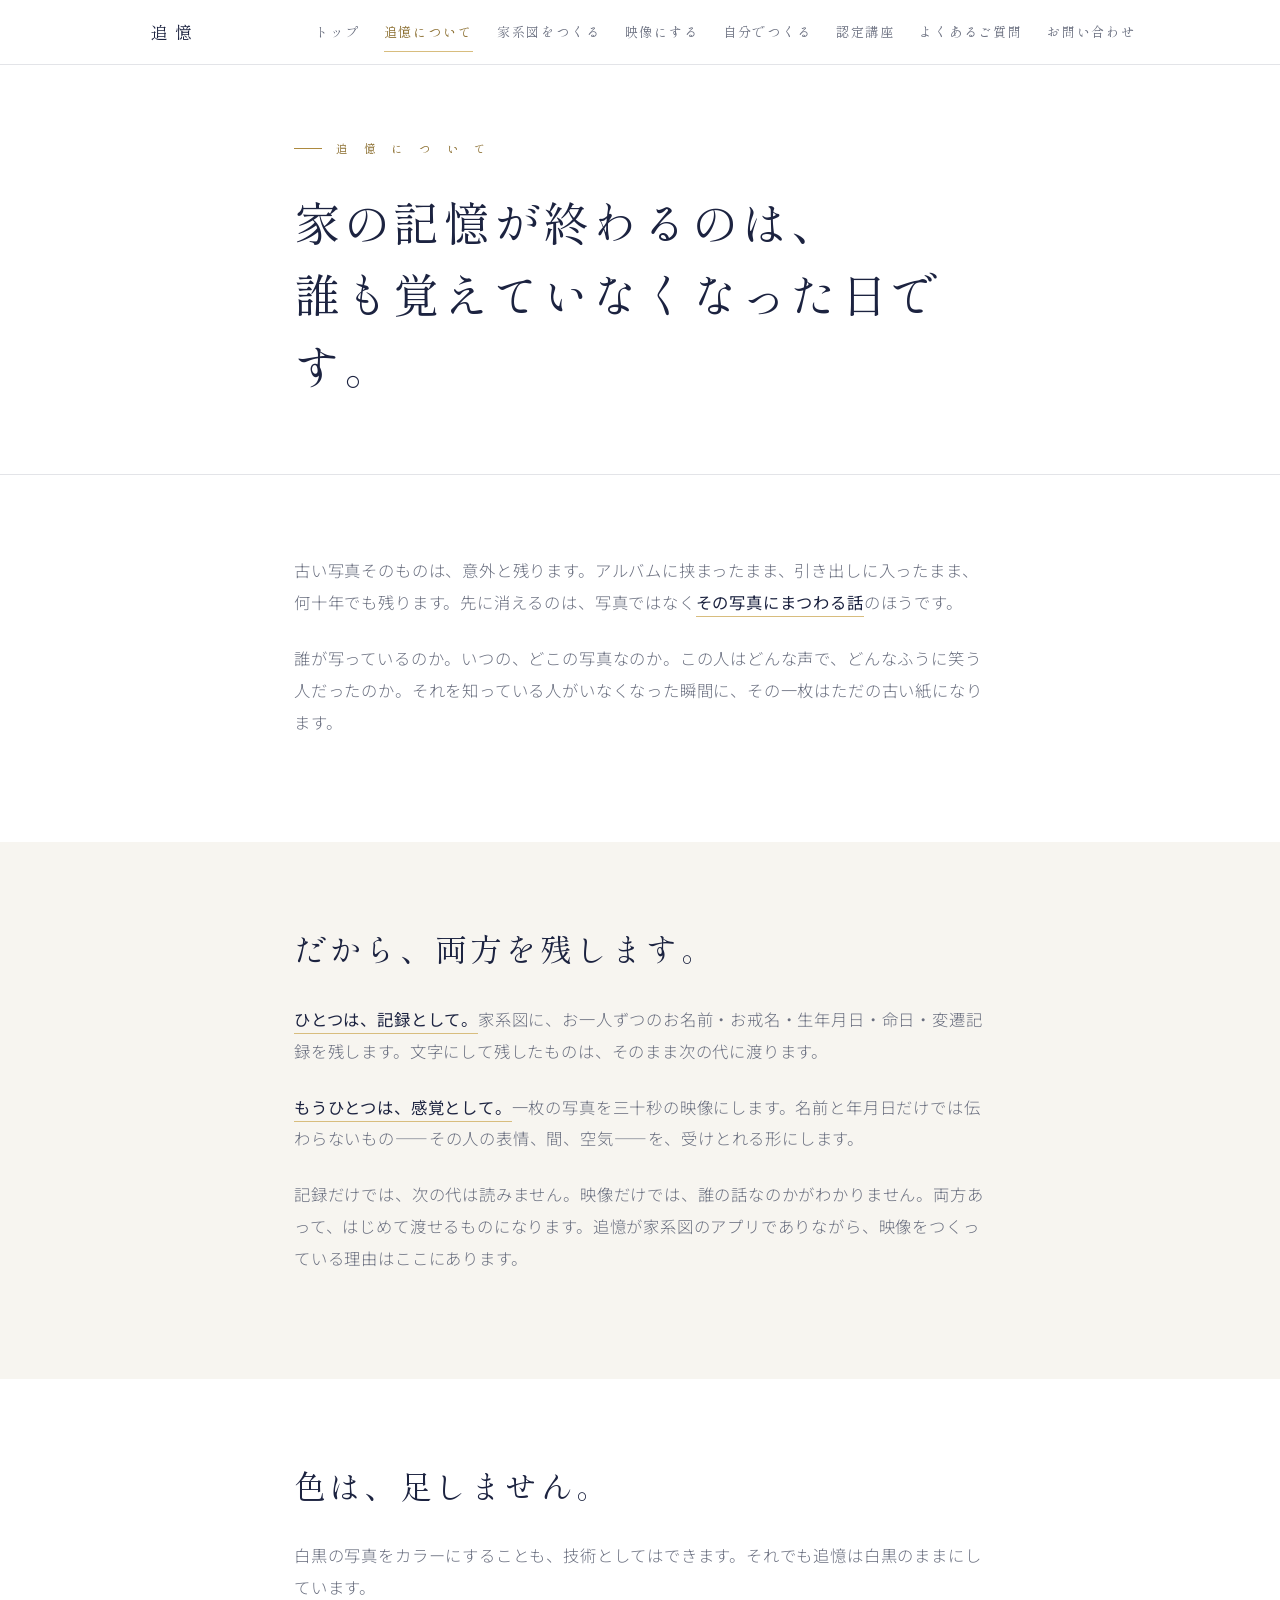
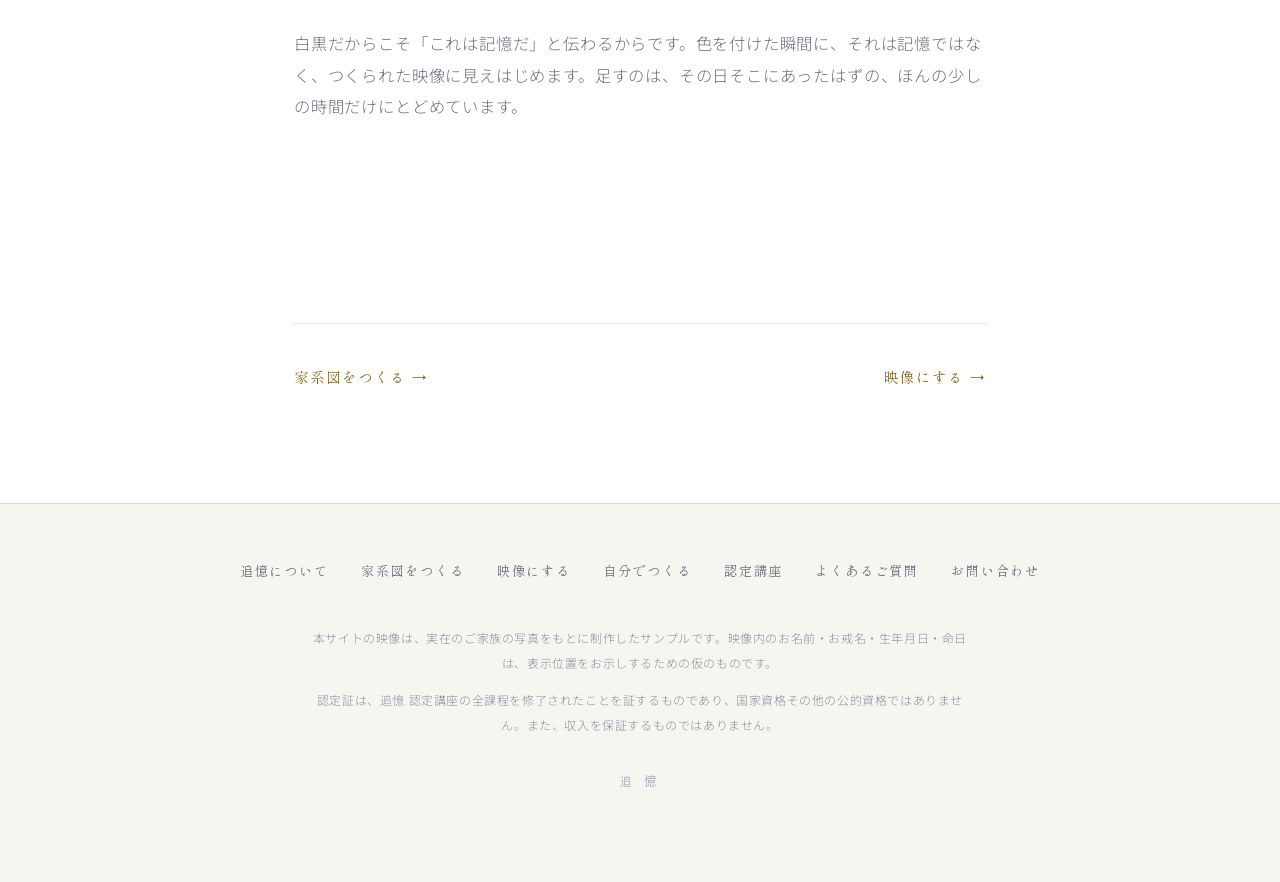
<file: about.html>
<!doctype html>
<html lang="ja">
<head>
<script>document.documentElement.classList.add("js");</script>
<meta charset="utf-8">
<meta name="viewport" content="width=device-width, initial-scale=1">
<title>追憶について ─ 追憶</title>
<meta name="description" content="家の記憶は、覚えている人がいなくなった時点で終わります。追憶は、家系図と映像の両方で、その手前に線を引くための場所です。">
<meta property="og:title" content="追憶について ─ 追憶">
<meta property="og:description" content="家の記憶は、覚えている人がいなくなった時点で終わります。追憶は、家系図と映像の両方で、その手前に線を引くための場所です。">
<meta property="og:image" content="/assets/poster.jpg">
<meta property="og:type" content="website">
<meta property="og:site_name" content="追憶">
<meta name="twitter:card" content="summary_large_image">
<link rel="preconnect" href="https://fonts.googleapis.com">
<link rel="preconnect" href="https://fonts.gstatic.com" crossorigin>
<link href="https://fonts.googleapis.com/css2?family=Shippori+Mincho:wght@400;500;600;700;800&family=Noto+Serif+JP:wght@400;500;600&family=Noto+Sans+JP:wght@300;400;500&display=swap" rel="stylesheet">
<link rel="stylesheet" href="/style.css">
</head>
<body>

<header class="site-head">
  <div class="head-in">
    <a class="brand" href="/">追憶</a>
    <nav class="nav" aria-label="サイト内">
        <a href="/">トップ</a>
        <a href="/about" aria-current="page">追憶について</a>
        <a href="/kakeizu">家系図をつくる</a>
        <a href="/movie">映像にする</a>
        <a href="/tool">自分でつくる</a>
        <a href="/koza">認定講座</a>
        <a href="/faq">よくあるご質問</a>
        <a href="/contact">お問い合わせ</a>
    </nav>
  </div>
</header>

<main>
<section class="page-head">
  <div class="narrow">
    <p class="eyebrow">追 憶 に つ い て</p>
    <h1 class="page">家の記憶が終わるのは、<br>誰も覚えていなくなった日です。</h1>
  </div>
</section>
<section>
  <div class="narrow">
    <p class="dim">古い写真そのものは、意外と残ります。アルバムに挟まったまま、引き出しに入ったまま、何十年でも残ります。先に消えるのは、写真ではなく<strong>その写真にまつわる話</strong>のほうです。</p>
    <p class="dim">誰が写っているのか。いつの、どこの写真なのか。この人はどんな声で、どんなふうに笑う人だったのか。それを知っている人がいなくなった瞬間に、その一枚はただの古い紙になります。</p>
  </div>
</section>

<section class="alt">
  <div class="narrow">
    <h2>だから、両方を残します。</h2>
    <p class="dim"><strong>ひとつは、記録として。</strong>家系図に、お一人ずつのお名前・お戒名・生年月日・命日・変遷記録を残します。文字にして残したものは、そのまま次の代に渡ります。</p>
    <p class="dim"><strong>もうひとつは、感覚として。</strong>一枚の写真を三十秒の映像にします。名前と年月日だけでは伝わらないもの——その人の表情、間、空気——を、受けとれる形にします。</p>
    <p class="dim">記録だけでは、次の代は読みません。映像だけでは、誰の話なのかがわかりません。両方あって、はじめて渡せるものになります。追憶が家系図のアプリでありながら、映像をつくっている理由はここにあります。</p>
  </div>
</section>

<section>
  <div class="narrow">
    <h2>色は、足しません。</h2>
    <p class="dim">白黒の写真をカラーにすることも、技術としてはできます。それでも追憶は白黒のままにしています。</p>
    <p class="dim">白黒だからこそ「これは記憶だ」と伝わるからです。色を付けた瞬間に、それは記憶ではなく、つくられた映像に見えはじめます。足すのは、その日そこにあったはずの、ほんの少しの時間だけにとどめています。</p>
  </div>
</section>
<section>
  <div class="narrow">
    <div class="next">
    <a href="/kakeizu">家系図をつくる →</a>
    <a href="/movie">映像にする →</a>
    </div>
  </div>
</section>
</main>

<footer class="site-foot">
  <div class="wrap">
    <nav class="foot-nav" aria-label="フッター">
      <a href="/about">追憶について</a>
      <a href="/kakeizu">家系図をつくる</a>
      <a href="/movie">映像にする</a>
      <a href="/tool">自分でつくる</a>
      <a href="/koza">認定講座</a>
      <a href="/faq">よくあるご質問</a>
      <a href="/contact">お問い合わせ</a>
    </nav>
    <div class="note">
      <p>本サイトの映像は、実在のご家族の写真をもとに制作したサンプルです。映像内のお名前・お戒名・生年月日・命日は、表示位置をお示しするための仮のものです。</p>
      <p>認定証は、追憶 認定講座の全課程を修了されたことを証するものであり、国家資格その他の公的資格ではありません。また、収入を保証するものではありません。</p>
    </div>
    <p class="brandmark">追 憶</p>
  </div>
</footer>

<script>
(function(){
  var els = [].slice.call(document.querySelectorAll("section"));
  var showAll = function(){ els.forEach(function(el){ el.classList.add("is-visible"); }); };
  if (!("IntersectionObserver" in window)) { showAll(); return; }
  els.forEach(function(el){ el.classList.add("reveal"); });
  var io = new IntersectionObserver(function(es){
    es.forEach(function(e){
      if (e.isIntersecting) { e.target.classList.add("is-visible"); io.unobserve(e.target); }
    });
  }, {rootMargin: "120px 0px 120px 0px", threshold: 0.01});
  els.forEach(function(el){ io.observe(el); });
  setTimeout(showAll, 2500);           /* 念のため：何かの理由で出なかったら全部出す */
  window.addEventListener("beforeprint", showAll);
  document.addEventListener("visibilitychange", function(){
    if (!document.hidden) { setTimeout(showAll, 2500); }
  });
  window.addEventListener("scroll", function once(){ 
    window.removeEventListener("scroll", once); setTimeout(showAll, 1200);
  }, {passive:true});
})();
</script>

</body>
</html>
</file>
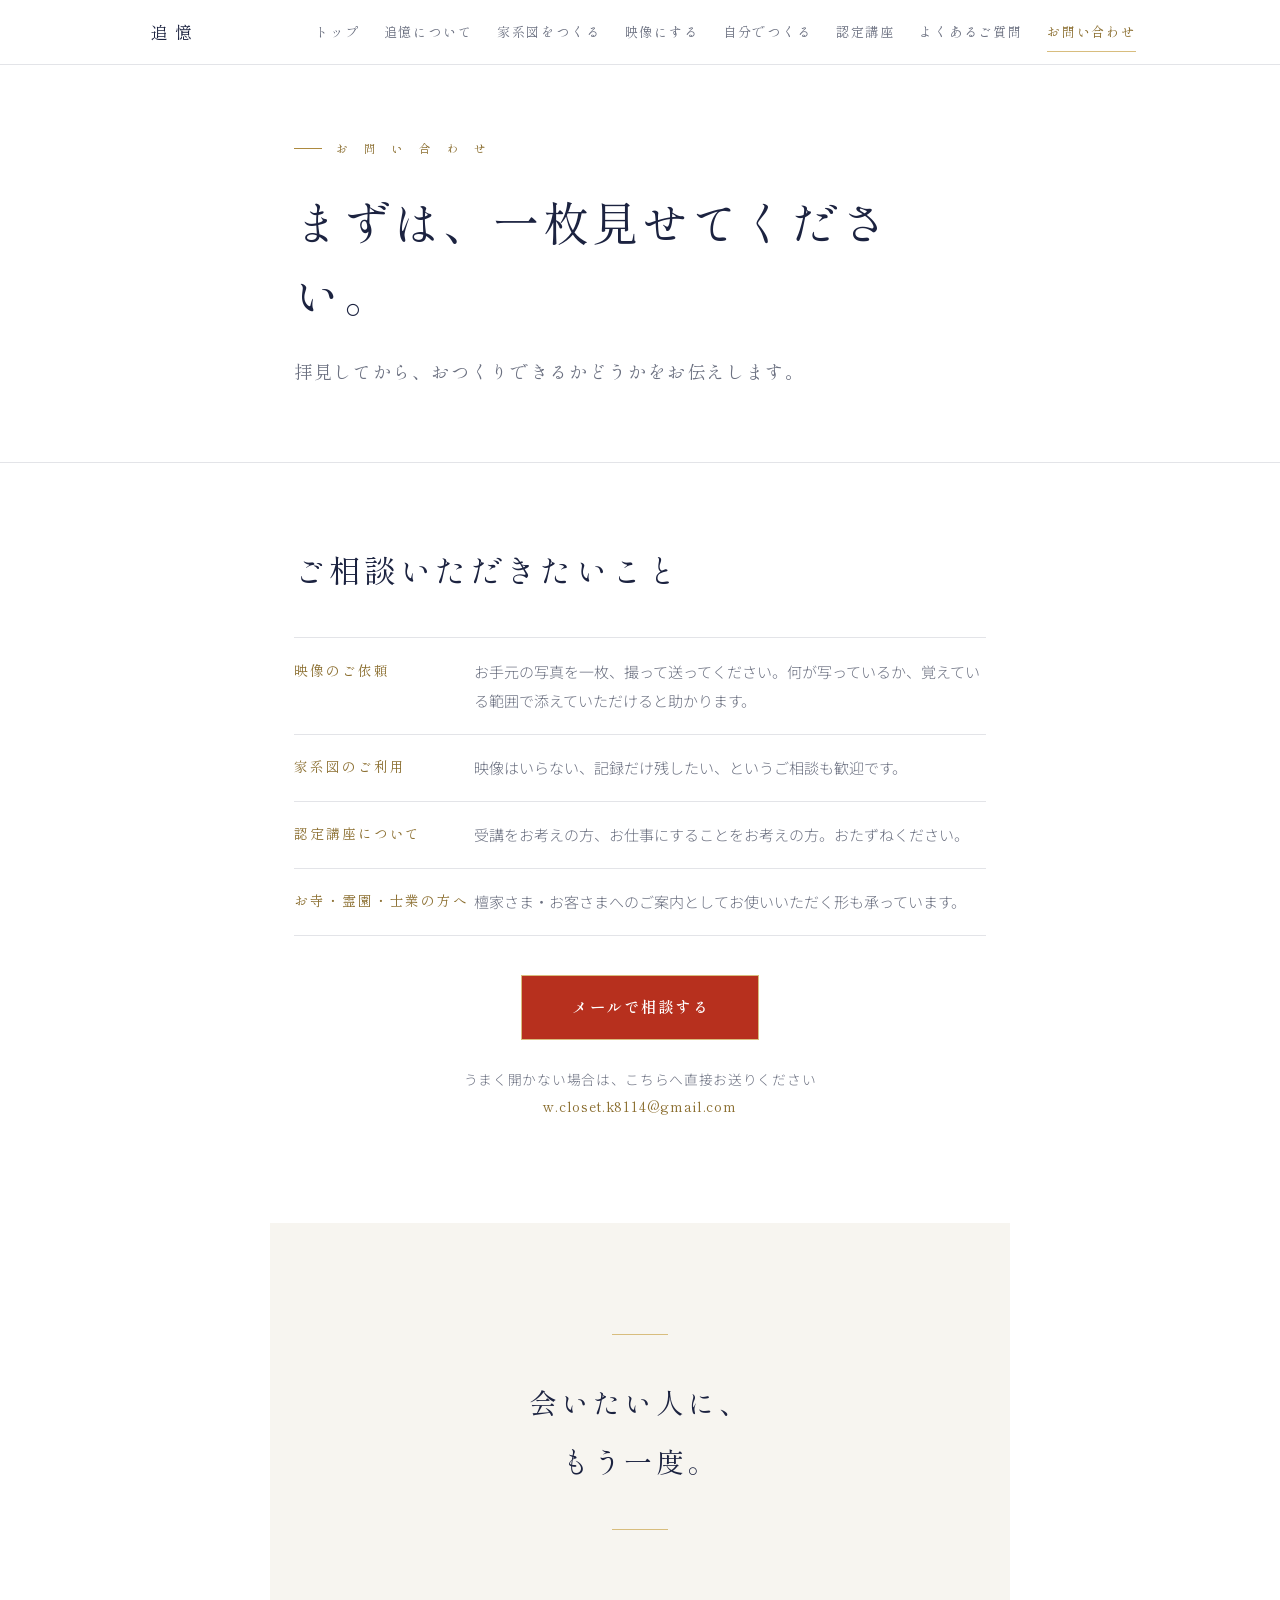
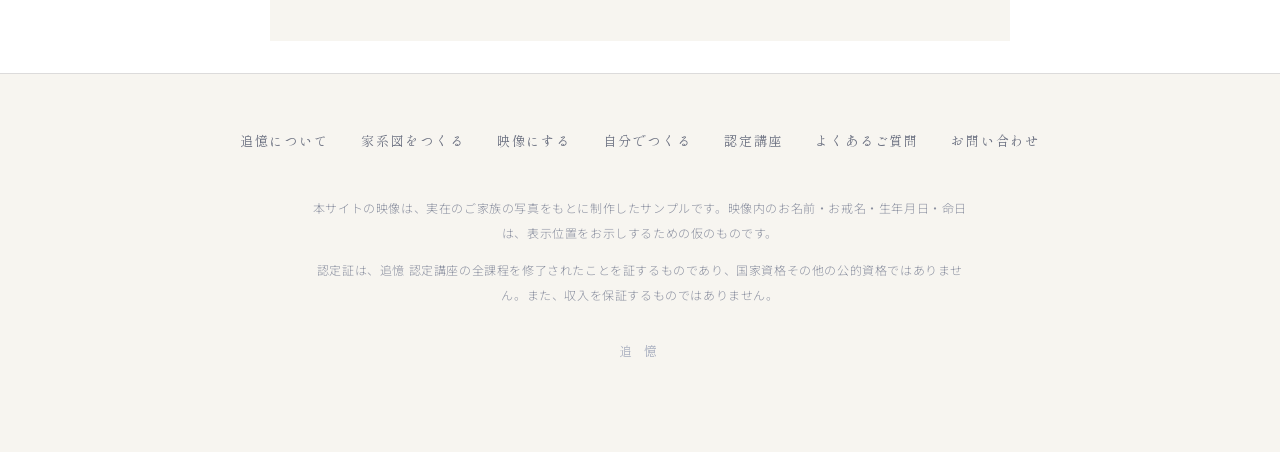
<file: contact.html>
<!doctype html>
<html lang="ja">
<head>
<script>document.documentElement.classList.add("js");</script>
<meta charset="utf-8">
<meta name="viewport" content="width=device-width, initial-scale=1">
<title>お問い合わせ ─ 追憶</title>
<meta name="description" content="お手元の一枚を拝見してから、おつくりできるかどうかをお伝えします。まずはご相談ください。">
<meta property="og:title" content="お問い合わせ ─ 追憶">
<meta property="og:description" content="お手元の一枚を拝見してから、おつくりできるかどうかをお伝えします。まずはご相談ください。">
<meta property="og:image" content="/assets/poster.jpg">
<meta property="og:type" content="website">
<meta property="og:site_name" content="追憶">
<meta name="twitter:card" content="summary_large_image">
<link rel="preconnect" href="https://fonts.googleapis.com">
<link rel="preconnect" href="https://fonts.gstatic.com" crossorigin>
<link href="https://fonts.googleapis.com/css2?family=Shippori+Mincho:wght@400;500;600;700;800&family=Noto+Serif+JP:wght@400;500;600&family=Noto+Sans+JP:wght@300;400;500&display=swap" rel="stylesheet">
<link rel="stylesheet" href="/style.css">
</head>
<body>

<header class="site-head">
  <div class="head-in">
    <a class="brand" href="/">追憶</a>
    <nav class="nav" aria-label="サイト内">
        <a href="/">トップ</a>
        <a href="/about">追憶について</a>
        <a href="/kakeizu">家系図をつくる</a>
        <a href="/movie">映像にする</a>
        <a href="/tool">自分でつくる</a>
        <a href="/koza">認定講座</a>
        <a href="/faq">よくあるご質問</a>
        <a href="/contact" aria-current="page">お問い合わせ</a>
    </nav>
  </div>
</header>

<main>
<section class="page-head">
  <div class="narrow">
    <p class="eyebrow">お 問 い 合 わ せ</p>
    <h1 class="page">まずは、一枚見せてください。</h1>
    <p class="lede">拝見してから、おつくりできるかどうかをお伝えします。</p>
  </div>
</section>
<section>
  <div class="narrow">
    <h2>ご相談いただきたいこと</h2>
    <div class="spec">
      <dl>
        <dt>映像のご依頼</dt><dd>お手元の写真を一枚、撮って送ってください。何が写っているか、覚えている範囲で添えていただけると助かります。</dd>
        <dt>家系図のご利用</dt><dd>映像はいらない、記録だけ残したい、というご相談も歓迎です。</dd>
        <dt>認定講座について</dt><dd>受講をお考えの方、お仕事にすることをお考えの方。おたずねください。</dd>
        <dt>お寺・霊園・士業の方へ</dt><dd>檀家さま・お客さまへのご案内としてお使いいただく形も承っています。</dd>
      </dl>
    </div>
    <div class="btn-row"><a class="btn shu" href="mailto:w.closet.k8114@gmail.com?subject=%E3%80%8C%E8%BF%BD%E6%86%B6%E3%80%8D%E3%81%AB%E3%81%A4%E3%81%84%E3%81%A6">メールで相談する</a></div>
    <p class="dim" style="text-align:center;margin-top:1.6rem;font-size:.86rem">
      うまく開かない場合は、こちらへ直接お送りください<br>
      <span style="font-family:var(--serif);letter-spacing:.06em;color:var(--gold)">w.closet.k8114@gmail.com</span>
    </p>
  </div>
</section>

<section class="quote narrow alt" style="padding:4.5rem 0">
  <hr class="rule">
  <p>会いたい人に、<br>もう一度。</p>
  <hr class="rule">
</section>

</main>

<footer class="site-foot">
  <div class="wrap">
    <nav class="foot-nav" aria-label="フッター">
      <a href="/about">追憶について</a>
      <a href="/kakeizu">家系図をつくる</a>
      <a href="/movie">映像にする</a>
      <a href="/tool">自分でつくる</a>
      <a href="/koza">認定講座</a>
      <a href="/faq">よくあるご質問</a>
      <a href="/contact">お問い合わせ</a>
    </nav>
    <div class="note">
      <p>本サイトの映像は、実在のご家族の写真をもとに制作したサンプルです。映像内のお名前・お戒名・生年月日・命日は、表示位置をお示しするための仮のものです。</p>
      <p>認定証は、追憶 認定講座の全課程を修了されたことを証するものであり、国家資格その他の公的資格ではありません。また、収入を保証するものではありません。</p>
    </div>
    <p class="brandmark">追 憶</p>
  </div>
</footer>

<script>
(function(){
  var els = [].slice.call(document.querySelectorAll("section"));
  var showAll = function(){ els.forEach(function(el){ el.classList.add("is-visible"); }); };
  if (!("IntersectionObserver" in window)) { showAll(); return; }
  els.forEach(function(el){ el.classList.add("reveal"); });
  var io = new IntersectionObserver(function(es){
    es.forEach(function(e){
      if (e.isIntersecting) { e.target.classList.add("is-visible"); io.unobserve(e.target); }
    });
  }, {rootMargin: "120px 0px 120px 0px", threshold: 0.01});
  els.forEach(function(el){ io.observe(el); });
  setTimeout(showAll, 2500);           /* 念のため：何かの理由で出なかったら全部出す */
  window.addEventListener("beforeprint", showAll);
  document.addEventListener("visibilitychange", function(){
    if (!document.hidden) { setTimeout(showAll, 2500); }
  });
  window.addEventListener("scroll", function once(){ 
    window.removeEventListener("scroll", once); setTimeout(showAll, 1200);
  }, {passive:true});
})();
</script>

</body>
</html>
</file>
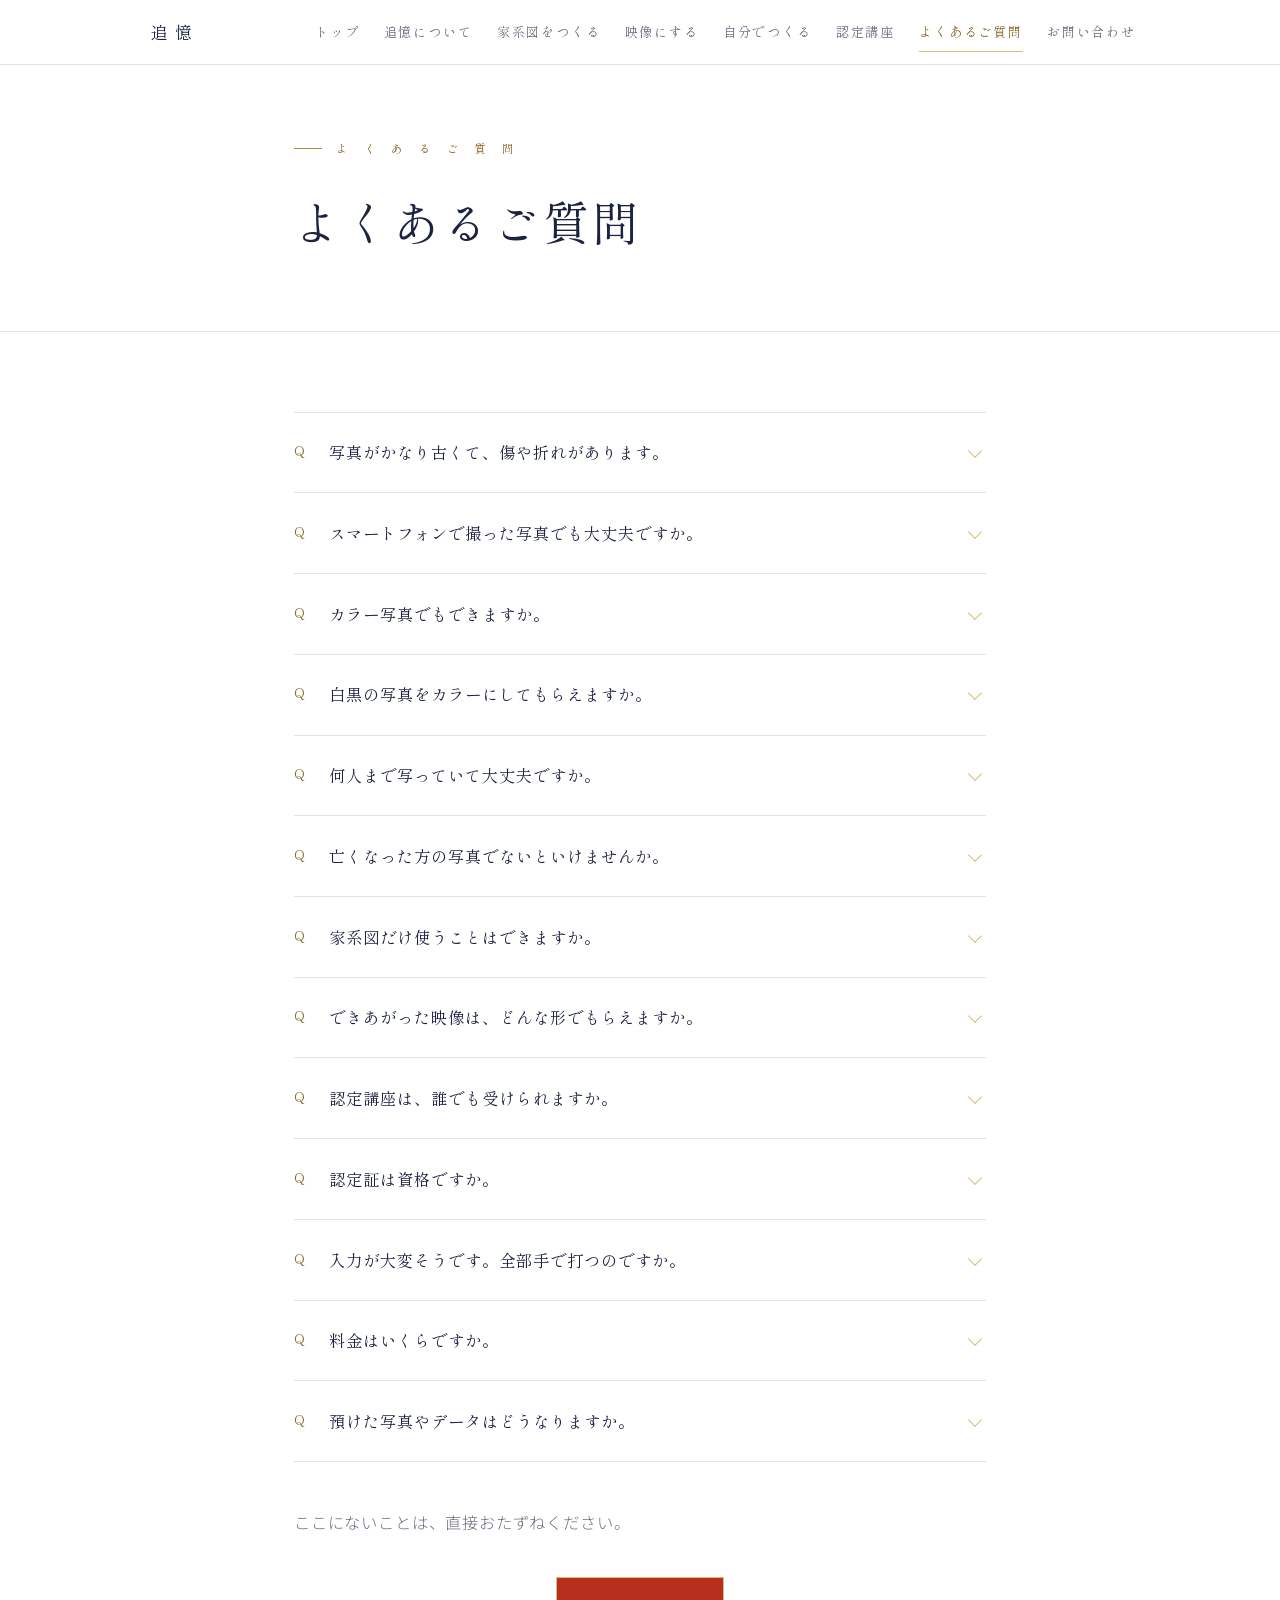
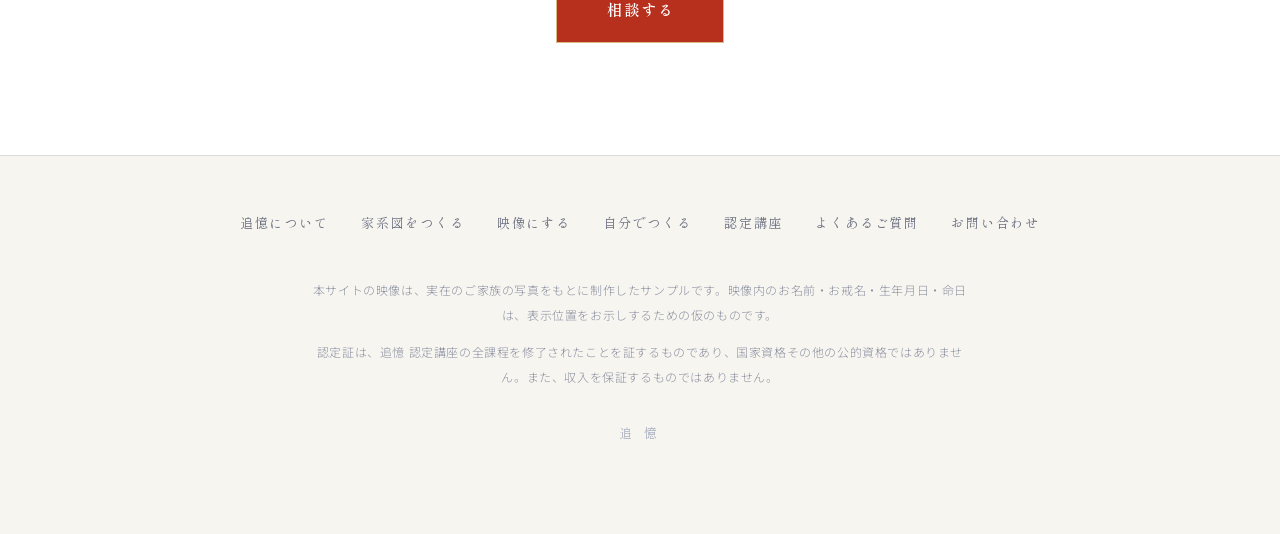
<file: faq.html>
<!doctype html>
<html lang="ja">
<head>
<script>document.documentElement.classList.add("js");</script>
<meta charset="utf-8">
<meta name="viewport" content="width=device-width, initial-scale=1">
<title>よくあるご質問 ─ 追憶</title>
<meta name="description" content="写真の状態、カラー化、家系図だけの利用、認定講座、料金、お預かりしたデータの扱いについて。">
<meta property="og:title" content="よくあるご質問 ─ 追憶">
<meta property="og:description" content="写真の状態、カラー化、家系図だけの利用、認定講座、料金、お預かりしたデータの扱いについて。">
<meta property="og:image" content="/assets/poster.jpg">
<meta property="og:type" content="website">
<meta property="og:site_name" content="追憶">
<meta name="twitter:card" content="summary_large_image">
<link rel="preconnect" href="https://fonts.googleapis.com">
<link rel="preconnect" href="https://fonts.gstatic.com" crossorigin>
<link href="https://fonts.googleapis.com/css2?family=Shippori+Mincho:wght@400;500;600;700;800&family=Noto+Serif+JP:wght@400;500;600&family=Noto+Sans+JP:wght@300;400;500&display=swap" rel="stylesheet">
<link rel="stylesheet" href="/style.css">
</head>
<body>

<header class="site-head">
  <div class="head-in">
    <a class="brand" href="/">追憶</a>
    <nav class="nav" aria-label="サイト内">
        <a href="/">トップ</a>
        <a href="/about">追憶について</a>
        <a href="/kakeizu">家系図をつくる</a>
        <a href="/movie">映像にする</a>
        <a href="/tool">自分でつくる</a>
        <a href="/koza">認定講座</a>
        <a href="/faq" aria-current="page">よくあるご質問</a>
        <a href="/contact">お問い合わせ</a>
    </nav>
  </div>
</header>

<main>
<section class="page-head">
  <div class="narrow">
    <p class="eyebrow">よ く あ る ご 質 問</p>
    <h1 class="page">よくあるご質問</h1>
  </div>
</section>
<section>
  <div class="narrow">
    <div class="qa">
    <details>
      <summary>写真がかなり古くて、傷や折れがあります。</summary>
      <div class="a"><p>拝見してから、おつくりできるかどうかをお伝えします。多少の傷や色あせ、折れ目であれば問題ないことがほとんどです。判断がつきにくいものもありますので、まずは送っていただくのが早いです。</p></div>
    </details>
    <details>
      <summary>スマートフォンで撮った写真でも大丈夫ですか。</summary>
      <div class="a"><p>大丈夫です。アルバムに貼ったまま、真上から明るいところで撮っていただければ十分です。原本をお預かりする必要はありません。</p></div>
    </details>
    <details>
      <summary>カラー写真でもできますか。</summary>
      <div class="a"><p>できます。ただし追憶では、白黒の写真は白黒のままにしています。白黒だから「記憶」に見えるからです。カラー写真はカラーのままおつくりします。</p></div>
    </details>
    <details>
      <summary>白黒の写真をカラーにしてもらえますか。</summary>
      <div class="a"><p>お受けしていません。技術としてはできますが、色を付けた瞬間に、記憶ではなく「つくられた映像」に見えはじめます。追憶が守りたいのはそこではないと考えています。</p></div>
    </details>
    <details>
      <summary>何人まで写っていて大丈夫ですか。</summary>
      <div class="a"><p>人数が増えるほど、お一人ずつの表情の再現はむずかしくなります。お二人から三人くらいまでがいちばんきれいに仕上がります。集合写真をご希望の場合は、事前にご相談ください。</p></div>
    </details>
    <details>
      <summary>亡くなった方の写真でないといけませんか。</summary>
      <div class="a"><p>そんなことはありません。ご存命のご家族の、若いころの一枚でも構いません。ご本人にお見せできるうちに、というご依頼も多くいただきます。</p></div>
    </details>
    <details>
      <summary>家系図だけ使うことはできますか。</summary>
      <div class="a"><p>できます。映像はおつくりせず、記録を残すためだけにお使いいただけます。あとから映像をご依頼いただくこともできます。</p></div>
    </details>
    <details>
      <summary>できあがった映像は、どんな形でもらえますか。</summary>
      <div class="a"><p>動画ファイルでお渡しします。横向き（16:9）と縦向き（9:16）の二種類、それぞれ字幕ありと字幕なしをお渡しします。スマートフォンにそのまま保存でき、ご家族に送ることもできます。</p></div>
    </details>
    <details>
      <summary>認定講座は、誰でも受けられますか。</summary>
      <div class="a"><p>映像制作の経験は必要ありません。パソコンかスマートフォンの基本的な操作ができれば大丈夫です。むしろ、ご家族やご先祖さまの話を丁寧に聞ける方に向いています。</p></div>
    </details>
    <details>
      <summary>認定証は資格ですか。</summary>
      <div class="a"><p>国家資格その他の公的資格ではありません。追憶 認定講座の全課程を修了されたことを、こちらが証するものです。一通ずつ番号を付け、発行の記録を残しています。</p></div>
    </details>
    <details>
      <summary>入力が大変そうです。全部手で打つのですか。</summary>
      <div class="a"><p>いいえ。入れ方は三つあります。お位牌・過去帳・お墓の墓誌を撮る。端末の写真や、よそで作った家系図のPDFを選ぶ。覚えていることを声で話す。どれでも、お名前・お戒名・命日をその場で読み取って項目に入れます。読み取ったあとは、ご自身で直せます。</p></div>
    </details>
    <details>
      <summary>料金はいくらですか。</summary>
      <div class="a"><p>内容によって変わりますので、ご相談のうえでお見積りいたします。お手元の写真を拝見してからのほうが、正確にお伝えできます。</p></div>
    </details>
    <details>
      <summary>預けた写真やデータはどうなりますか。</summary>
      <div class="a"><p>映像の制作以外の目的には使いません。ご依頼者の許可なく、実例として公開することもいたしません。本サイトに掲載しているサンプルは、許可をいただいたうえで掲載しています。</p></div>
    </details>
    </div>
    <p class="dim" style="margin-top:2.8rem">ここにないことは、直接おたずねください。</p>
    <div class="btn-row"><a class="btn shu" href="/contact">相談する</a></div>
  </div>
</section>

</main>

<footer class="site-foot">
  <div class="wrap">
    <nav class="foot-nav" aria-label="フッター">
      <a href="/about">追憶について</a>
      <a href="/kakeizu">家系図をつくる</a>
      <a href="/movie">映像にする</a>
      <a href="/tool">自分でつくる</a>
      <a href="/koza">認定講座</a>
      <a href="/faq">よくあるご質問</a>
      <a href="/contact">お問い合わせ</a>
    </nav>
    <div class="note">
      <p>本サイトの映像は、実在のご家族の写真をもとに制作したサンプルです。映像内のお名前・お戒名・生年月日・命日は、表示位置をお示しするための仮のものです。</p>
      <p>認定証は、追憶 認定講座の全課程を修了されたことを証するものであり、国家資格その他の公的資格ではありません。また、収入を保証するものではありません。</p>
    </div>
    <p class="brandmark">追 憶</p>
  </div>
</footer>

<script>
(function(){
  var els = [].slice.call(document.querySelectorAll("section"));
  var showAll = function(){ els.forEach(function(el){ el.classList.add("is-visible"); }); };
  if (!("IntersectionObserver" in window)) { showAll(); return; }
  els.forEach(function(el){ el.classList.add("reveal"); });
  var io = new IntersectionObserver(function(es){
    es.forEach(function(e){
      if (e.isIntersecting) { e.target.classList.add("is-visible"); io.unobserve(e.target); }
    });
  }, {rootMargin: "120px 0px 120px 0px", threshold: 0.01});
  els.forEach(function(el){ io.observe(el); });
  setTimeout(showAll, 2500);           /* 念のため：何かの理由で出なかったら全部出す */
  window.addEventListener("beforeprint", showAll);
  document.addEventListener("visibilitychange", function(){
    if (!document.hidden) { setTimeout(showAll, 2500); }
  });
  window.addEventListener("scroll", function once(){ 
    window.removeEventListener("scroll", once); setTimeout(showAll, 1200);
  }, {passive:true});
})();
</script>

</body>
</html>
</file>
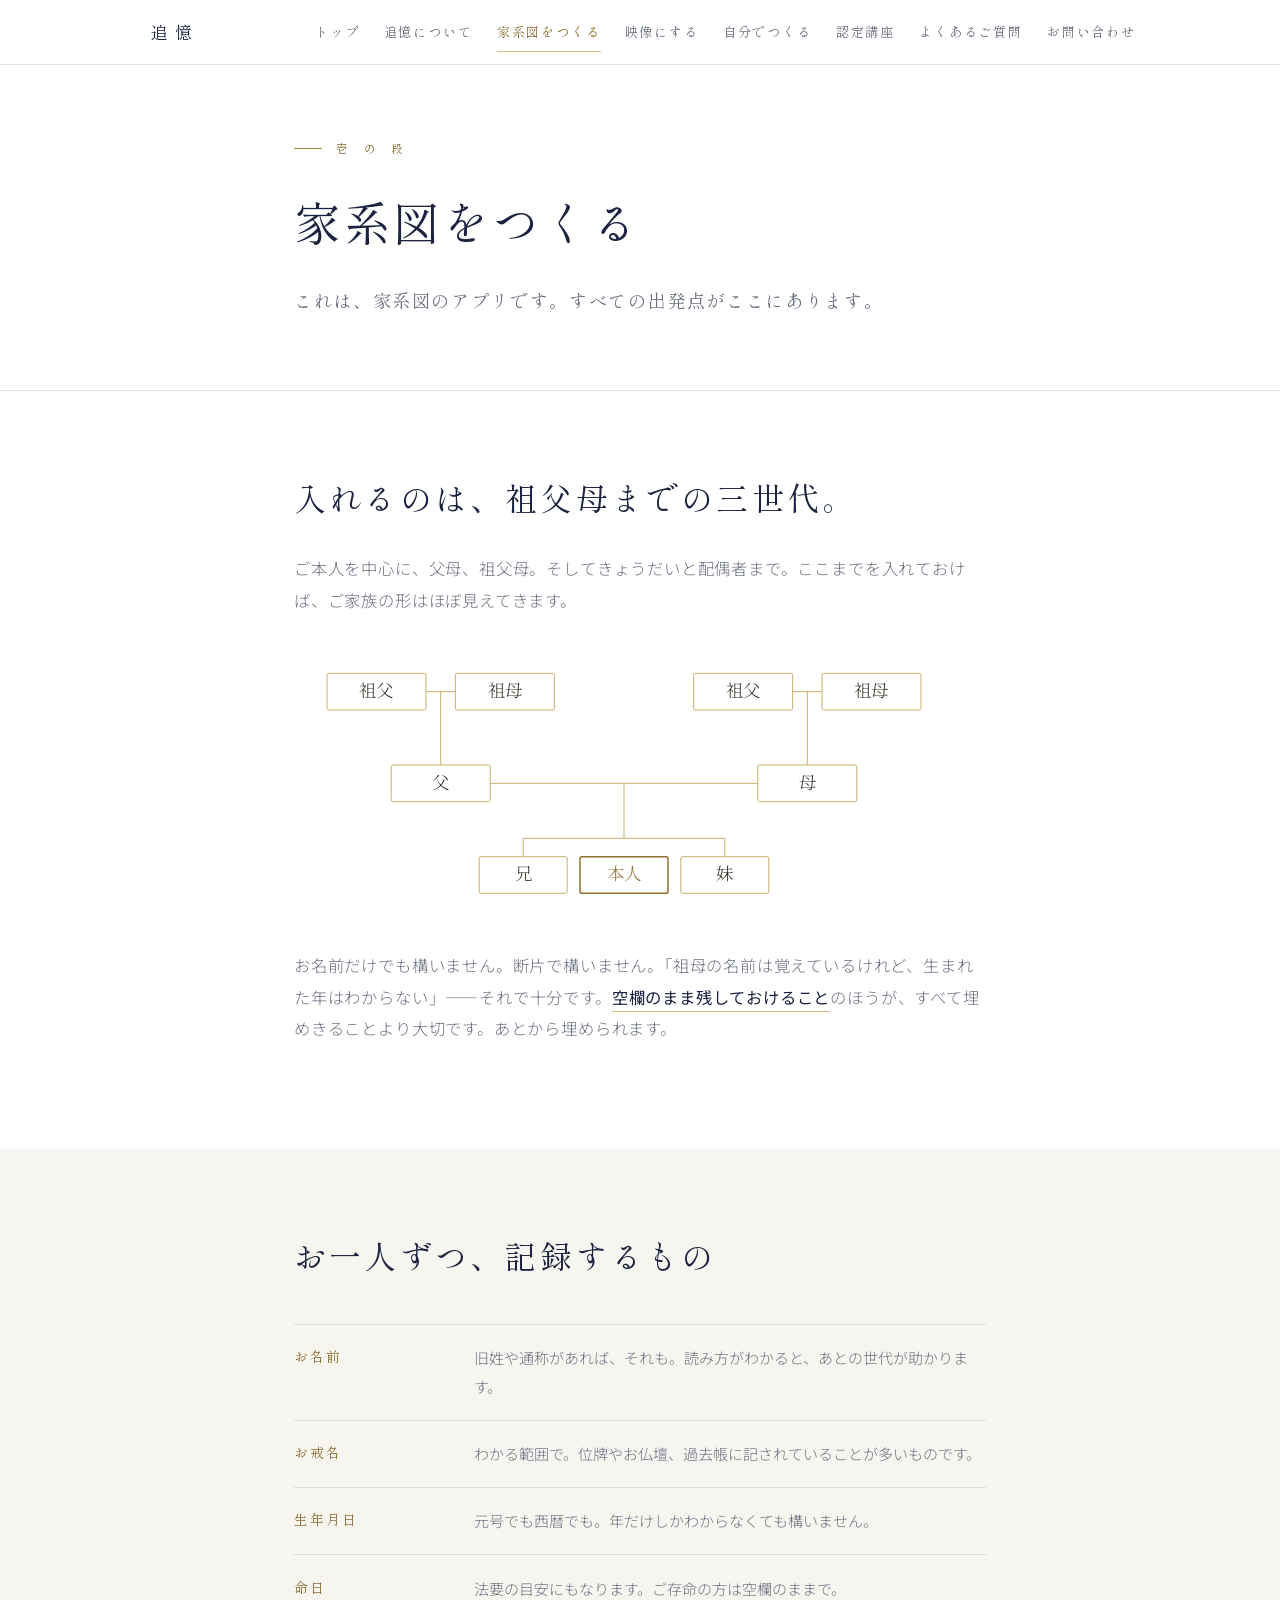
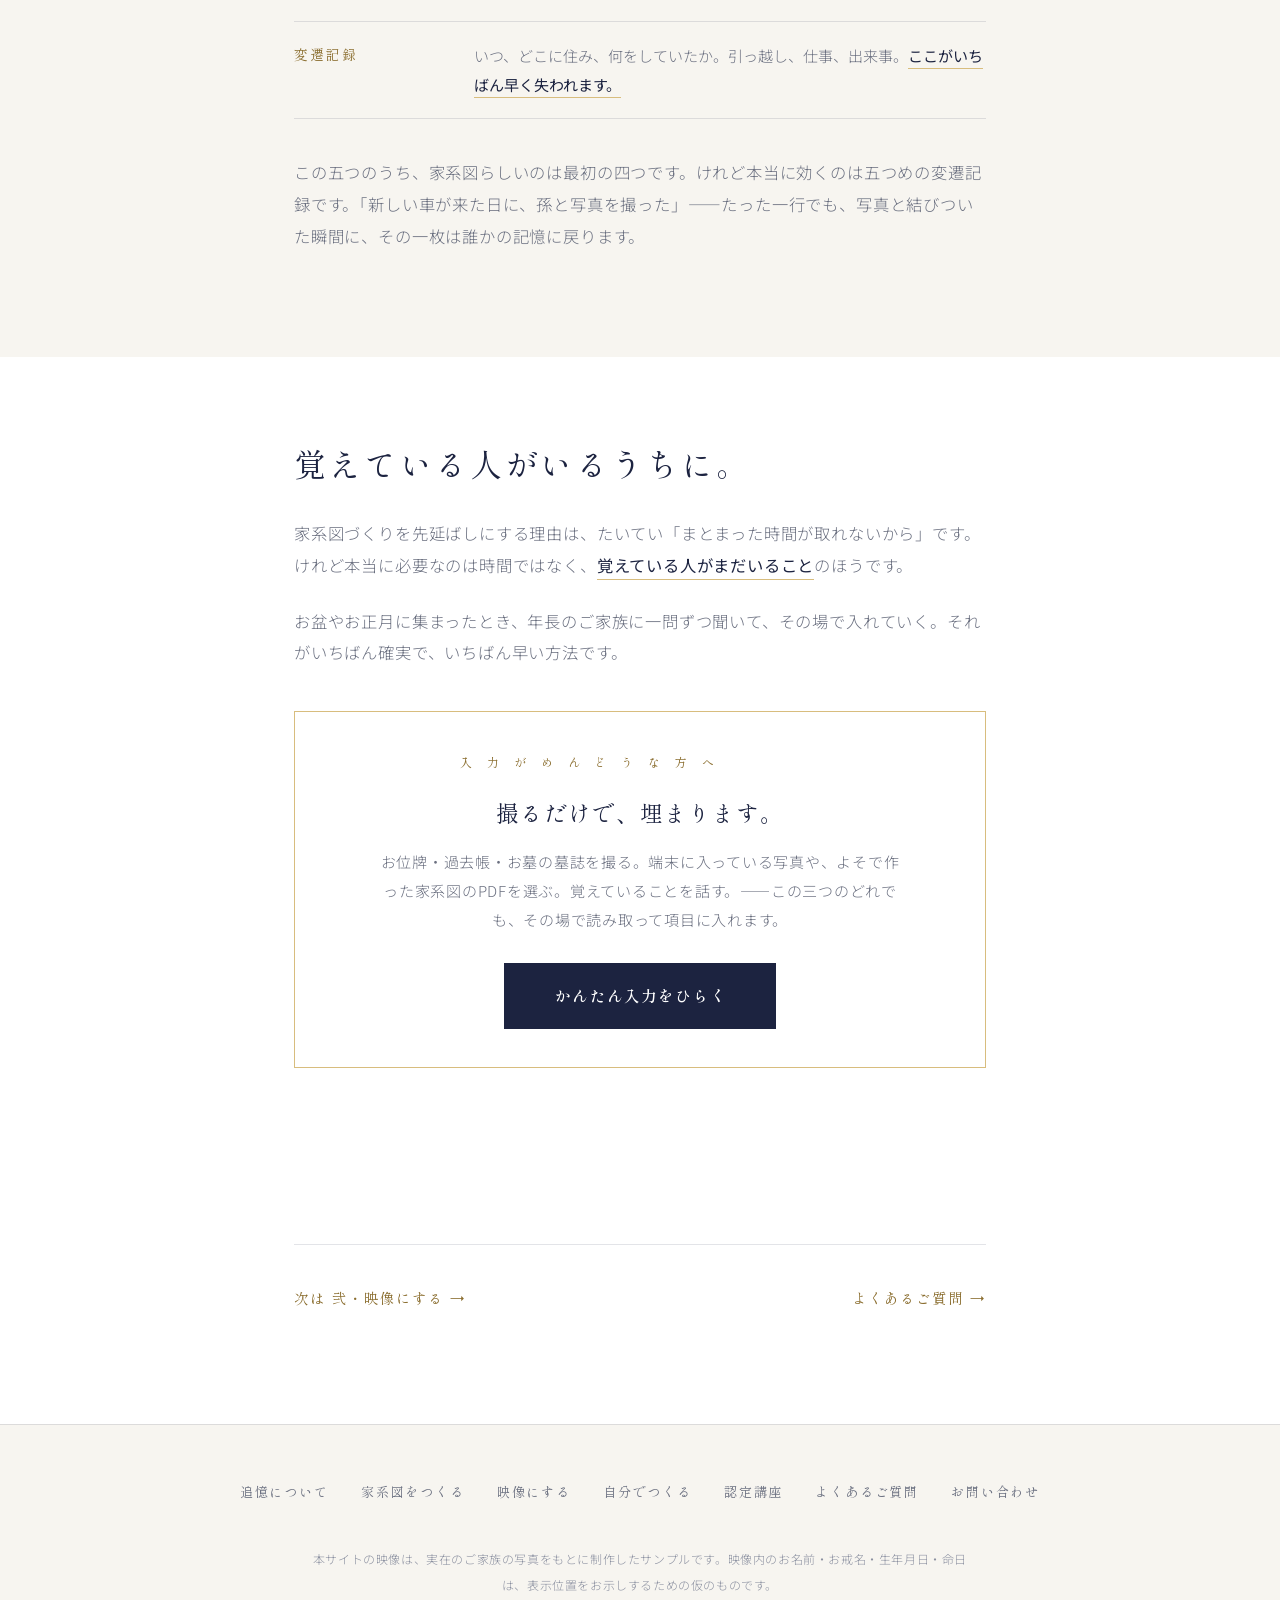
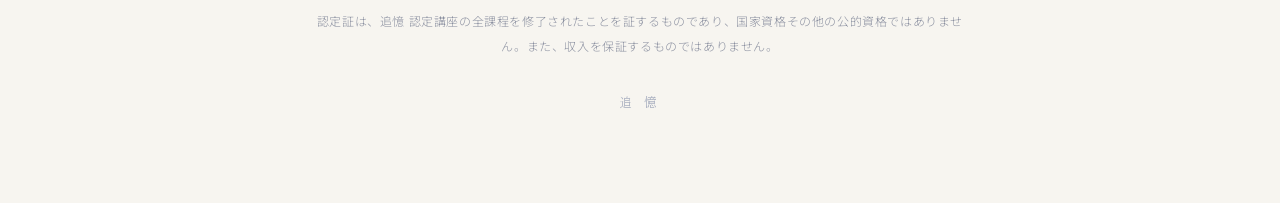
<file: kakeizu.html>
<!doctype html>
<html lang="ja">
<head>
<script>document.documentElement.classList.add("js");</script>
<meta charset="utf-8">
<meta name="viewport" content="width=device-width, initial-scale=1">
<title>家系図をつくる ─ 追憶</title>
<meta name="description" content="祖父母までの三世代、きょうだいと配偶者まで。お名前だけでも構いません。入れた分だけ、家の形が見えてきます。">
<meta property="og:title" content="家系図をつくる ─ 追憶">
<meta property="og:description" content="祖父母までの三世代、きょうだいと配偶者まで。お名前だけでも構いません。入れた分だけ、家の形が見えてきます。">
<meta property="og:image" content="/assets/poster.jpg">
<meta property="og:type" content="website">
<meta property="og:site_name" content="追憶">
<meta name="twitter:card" content="summary_large_image">
<link rel="preconnect" href="https://fonts.googleapis.com">
<link rel="preconnect" href="https://fonts.gstatic.com" crossorigin>
<link href="https://fonts.googleapis.com/css2?family=Shippori+Mincho:wght@400;500;600;700;800&family=Noto+Serif+JP:wght@400;500;600&family=Noto+Sans+JP:wght@300;400;500&display=swap" rel="stylesheet">
<link rel="stylesheet" href="/style.css">
</head>
<body>

<header class="site-head">
  <div class="head-in">
    <a class="brand" href="/">追憶</a>
    <nav class="nav" aria-label="サイト内">
        <a href="/">トップ</a>
        <a href="/about">追憶について</a>
        <a href="/kakeizu" aria-current="page">家系図をつくる</a>
        <a href="/movie">映像にする</a>
        <a href="/tool">自分でつくる</a>
        <a href="/koza">認定講座</a>
        <a href="/faq">よくあるご質問</a>
        <a href="/contact">お問い合わせ</a>
    </nav>
  </div>
</header>

<main>
<section class="page-head">
  <div class="narrow">
    <p class="eyebrow">壱 の 段</p>
    <h1 class="page">家系図をつくる</h1>
    <p class="lede">これは、家系図のアプリです。すべての出発点がここにあります。</p>
  </div>
</section>
<section>
  <div class="narrow">
    <h2>入れるのは、祖父母までの三世代。</h2>
    <p class="dim">ご本人を中心に、父母、祖父母。そしてきょうだいと配偶者まで。ここまでを入れておけば、ご家族の形はほぼ見えてきます。</p>
    <div class="tree">
<svg viewBox="0 0 720 280" role="img" aria-label="三世代の家系図">
  <g fill="none" stroke="#c2a961" stroke-width="1">
    <rect x="36"  y="20"  width="108" height="40" rx="2"/>
    <rect x="176" y="20"  width="108" height="40" rx="2"/>
    <rect x="436" y="20"  width="108" height="40" rx="2"/>
    <rect x="576" y="20"  width="108" height="40" rx="2"/>
    <rect x="106" y="120" width="108" height="40" rx="2"/>
    <rect x="506" y="120" width="108" height="40" rx="2"/>
    <rect x="202" y="220" width="96"  height="40" rx="2"/>
    <rect x="422" y="220" width="96"  height="40" rx="2"/>
    <path d="M144 40h32 M160 40v80 M544 40h32 M560 40v80
             M214 140h292 M360 140v60 M250 200h220 M250 200v20 M470 200v20"/>
  </g>
  <rect x="312" y="220" width="96" height="40" rx="2" fill="none" stroke="#8f7130" stroke-width="1.6"/>
  <g font-family="'Noto Serif JP',serif" font-size="19" fill="#3a352d" text-anchor="middle">
    <text x="90"  y="46">祖父</text><text x="230" y="46">祖母</text>
    <text x="490" y="46">祖父</text><text x="630" y="46">祖母</text>
    <text x="160" y="146">父</text><text x="560" y="146">母</text>
    <text x="250" y="246">兄</text><text x="470" y="246">妹</text>
    <text x="360" y="246" fill="#8f7130">本人</text>
  </g>
</svg>
</div>
    <p class="dim">お名前だけでも構いません。断片で構いません。「祖母の名前は覚えているけれど、生まれた年はわからない」——それで十分です。<strong>空欄のまま残しておけること</strong>のほうが、すべて埋めきることより大切です。あとから埋められます。</p>
  </div>
</section>

<section class="alt">
  <div class="narrow">
    <h2>お一人ずつ、記録するもの</h2>
    <div class="spec">
      <dl>
        <dt>お名前</dt><dd>旧姓や通称があれば、それも。読み方がわかると、あとの世代が助かります。</dd>
        <dt>お戒名</dt><dd>わかる範囲で。位牌やお仏壇、過去帳に記されていることが多いものです。</dd>
        <dt>生年月日</dt><dd>元号でも西暦でも。年だけしかわからなくても構いません。</dd>
        <dt>命日</dt><dd>法要の目安にもなります。ご存命の方は空欄のままで。</dd>
        <dt>変遷記録</dt><dd>いつ、どこに住み、何をしていたか。引っ越し、仕事、出来事。<strong>ここがいちばん早く失われます。</strong></dd>
      </dl>
    </div>
    <p class="dim" style="margin-top:2.4rem">この五つのうち、家系図らしいのは最初の四つです。けれど本当に効くのは五つめの変遷記録です。「新しい車が来た日に、孫と写真を撮った」——たった一行でも、写真と結びついた瞬間に、その一枚は誰かの記憶に戻ります。</p>
  </div>
</section>

<section>
  <div class="narrow">
    <h2>覚えている人がいるうちに。</h2>
    <p class="dim">家系図づくりを先延ばしにする理由は、たいてい「まとまった時間が取れないから」です。けれど本当に必要なのは時間ではなく、<strong>覚えている人がまだいること</strong>のほうです。</p>
    <p class="dim">お盆やお正月に集まったとき、年長のご家族に一問ずつ聞いて、その場で入れていく。それがいちばん確実で、いちばん早い方法です。</p>

    <div class="tool">
      <p class="k">入 力 が め ん ど う な 方 へ</p>
      <h3>撮るだけで、埋まります。</h3>
      <p>お位牌・過去帳・お墓の墓誌を撮る。端末に入っている写真や、よそで作った家系図のPDFを選ぶ。覚えていることを話す。——この三つのどれでも、その場で読み取って項目に入れます。</p>
      <a class="btn" href="https://tsuioku-app.vercel.app/">かんたん入力をひらく</a>
    </div>
  </div>
</section>
<section>
  <div class="narrow">
    <div class="next">
    <a href="/movie">次は 弐・映像にする →</a>
    <a href="/faq">よくあるご質問 →</a>
    </div>
  </div>
</section>
</main>

<footer class="site-foot">
  <div class="wrap">
    <nav class="foot-nav" aria-label="フッター">
      <a href="/about">追憶について</a>
      <a href="/kakeizu">家系図をつくる</a>
      <a href="/movie">映像にする</a>
      <a href="/tool">自分でつくる</a>
      <a href="/koza">認定講座</a>
      <a href="/faq">よくあるご質問</a>
      <a href="/contact">お問い合わせ</a>
    </nav>
    <div class="note">
      <p>本サイトの映像は、実在のご家族の写真をもとに制作したサンプルです。映像内のお名前・お戒名・生年月日・命日は、表示位置をお示しするための仮のものです。</p>
      <p>認定証は、追憶 認定講座の全課程を修了されたことを証するものであり、国家資格その他の公的資格ではありません。また、収入を保証するものではありません。</p>
    </div>
    <p class="brandmark">追 憶</p>
  </div>
</footer>

<script>
(function(){
  var els = [].slice.call(document.querySelectorAll("section"));
  var showAll = function(){ els.forEach(function(el){ el.classList.add("is-visible"); }); };
  if (!("IntersectionObserver" in window)) { showAll(); return; }
  els.forEach(function(el){ el.classList.add("reveal"); });
  var io = new IntersectionObserver(function(es){
    es.forEach(function(e){
      if (e.isIntersecting) { e.target.classList.add("is-visible"); io.unobserve(e.target); }
    });
  }, {rootMargin: "120px 0px 120px 0px", threshold: 0.01});
  els.forEach(function(el){ io.observe(el); });
  setTimeout(showAll, 2500);           /* 念のため：何かの理由で出なかったら全部出す */
  window.addEventListener("beforeprint", showAll);
  document.addEventListener("visibilitychange", function(){
    if (!document.hidden) { setTimeout(showAll, 2500); }
  });
  window.addEventListener("scroll", function once(){ 
    window.removeEventListener("scroll", once); setTimeout(showAll, 1200);
  }, {passive:true});
})();
</script>

</body>
</html>
</file>
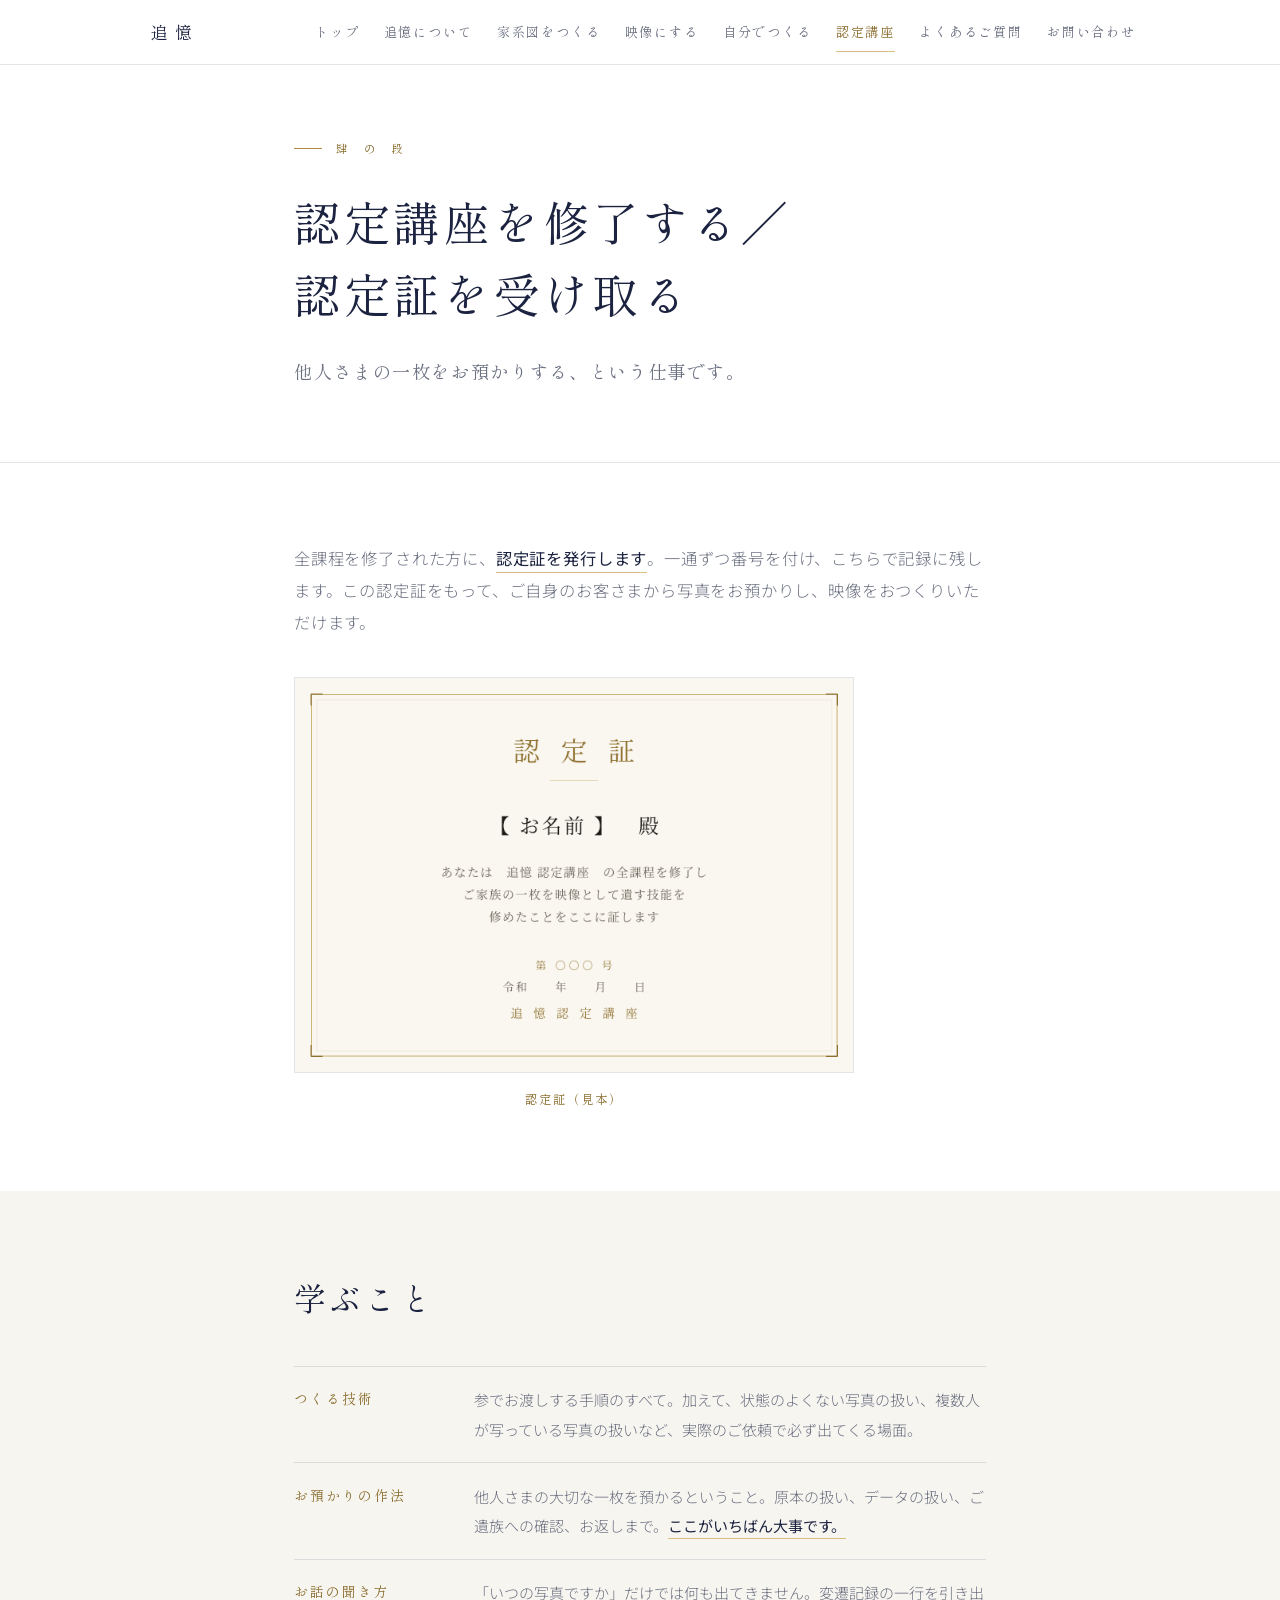
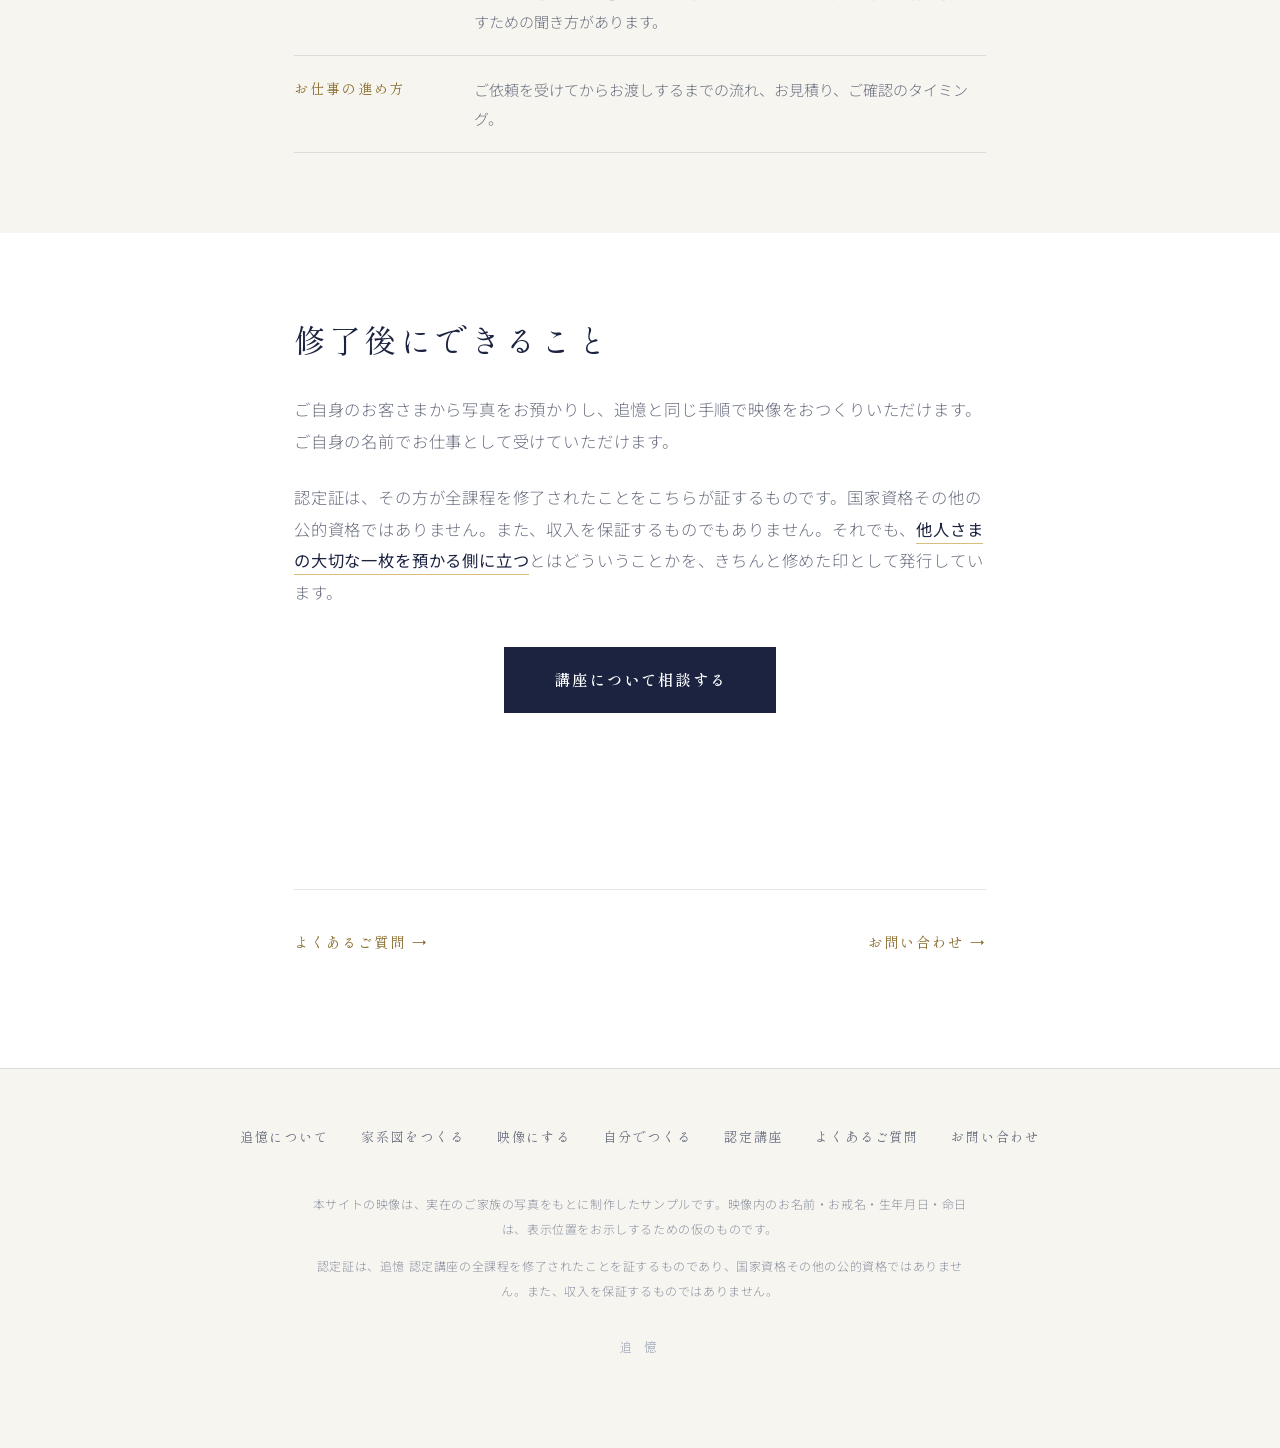
<file: koza.html>
<!doctype html>
<html lang="ja">
<head>
<script>document.documentElement.classList.add("js");</script>
<meta charset="utf-8">
<meta name="viewport" content="width=device-width, initial-scale=1">
<title>認定講座 ─ 追憶</title>
<meta name="description" content="全課程を修了された方に、番号を付けた認定証を発行します。ご自身のお客さまから写真をお預かりできるようになります。">
<meta property="og:title" content="認定講座 ─ 追憶">
<meta property="og:description" content="全課程を修了された方に、番号を付けた認定証を発行します。ご自身のお客さまから写真をお預かりできるようになります。">
<meta property="og:image" content="/assets/poster.jpg">
<meta property="og:type" content="website">
<meta property="og:site_name" content="追憶">
<meta name="twitter:card" content="summary_large_image">
<link rel="preconnect" href="https://fonts.googleapis.com">
<link rel="preconnect" href="https://fonts.gstatic.com" crossorigin>
<link href="https://fonts.googleapis.com/css2?family=Shippori+Mincho:wght@400;500;600;700;800&family=Noto+Serif+JP:wght@400;500;600&family=Noto+Sans+JP:wght@300;400;500&display=swap" rel="stylesheet">
<link rel="stylesheet" href="/style.css">
</head>
<body>

<header class="site-head">
  <div class="head-in">
    <a class="brand" href="/">追憶</a>
    <nav class="nav" aria-label="サイト内">
        <a href="/">トップ</a>
        <a href="/about">追憶について</a>
        <a href="/kakeizu">家系図をつくる</a>
        <a href="/movie">映像にする</a>
        <a href="/tool">自分でつくる</a>
        <a href="/koza" aria-current="page">認定講座</a>
        <a href="/faq">よくあるご質問</a>
        <a href="/contact">お問い合わせ</a>
    </nav>
  </div>
</header>

<main>
<section class="page-head">
  <div class="narrow">
    <p class="eyebrow">肆 の 段</p>
    <h1 class="page">認定講座を修了する／<br>認定証を受け取る</h1>
    <p class="lede">他人さまの一枚をお預かりする、という仕事です。</p>
  </div>
</section>
<section>
  <div class="narrow">
    <p class="dim">全課程を修了された方に、<strong>認定証を発行します</strong>。一通ずつ番号を付け、こちらで記録に残します。この認定証をもって、ご自身のお客さまから写真をお預かりし、映像をおつくりいただけます。</p>
    <figure class="cert">
      <img src="/assets/ninteisho.png" alt="追憶 認定講座 認定証の見本" loading="lazy">
      <figcaption>認定証（見本）</figcaption>
    </figure>
  </div>
</section>

<section class="alt">
  <div class="narrow">
    <h2>学ぶこと</h2>
    <div class="spec">
      <dl>
        <dt>つくる技術</dt><dd>参でお渡しする手順のすべて。加えて、状態のよくない写真の扱い、複数人が写っている写真の扱いなど、実際のご依頼で必ず出てくる場面。</dd>
        <dt>お預かりの作法</dt><dd>他人さまの大切な一枚を預かるということ。原本の扱い、データの扱い、ご遺族への確認、お返しまで。<strong>ここがいちばん大事です。</strong></dd>
        <dt>お話の聞き方</dt><dd>「いつの写真ですか」だけでは何も出てきません。変遷記録の一行を引き出すための聞き方があります。</dd>
        <dt>お仕事の進め方</dt><dd>ご依頼を受けてからお渡しするまでの流れ、お見積り、ご確認のタイミング。</dd>
      </dl>
    </div>
  </div>
</section>

<section>
  <div class="narrow">
    <h2>修了後にできること</h2>
    <p class="dim">ご自身のお客さまから写真をお預かりし、追憶と同じ手順で映像をおつくりいただけます。ご自身の名前でお仕事として受けていただけます。</p>
    <p class="dim">認定証は、その方が全課程を修了されたことをこちらが証するものです。国家資格その他の公的資格ではありません。また、収入を保証するものでもありません。それでも、<strong>他人さまの大切な一枚を預かる側に立つ</strong>とはどういうことかを、きちんと修めた印として発行しています。</p>
    <div class="btn-row"><a class="btn" href="/contact">講座について相談する</a></div>
  </div>
</section>
<section>
  <div class="narrow">
    <div class="next">
    <a href="/faq">よくあるご質問 →</a>
    <a href="/contact">お問い合わせ →</a>
    </div>
  </div>
</section>
</main>

<footer class="site-foot">
  <div class="wrap">
    <nav class="foot-nav" aria-label="フッター">
      <a href="/about">追憶について</a>
      <a href="/kakeizu">家系図をつくる</a>
      <a href="/movie">映像にする</a>
      <a href="/tool">自分でつくる</a>
      <a href="/koza">認定講座</a>
      <a href="/faq">よくあるご質問</a>
      <a href="/contact">お問い合わせ</a>
    </nav>
    <div class="note">
      <p>本サイトの映像は、実在のご家族の写真をもとに制作したサンプルです。映像内のお名前・お戒名・生年月日・命日は、表示位置をお示しするための仮のものです。</p>
      <p>認定証は、追憶 認定講座の全課程を修了されたことを証するものであり、国家資格その他の公的資格ではありません。また、収入を保証するものではありません。</p>
    </div>
    <p class="brandmark">追 憶</p>
  </div>
</footer>

<script>
(function(){
  var els = [].slice.call(document.querySelectorAll("section"));
  var showAll = function(){ els.forEach(function(el){ el.classList.add("is-visible"); }); };
  if (!("IntersectionObserver" in window)) { showAll(); return; }
  els.forEach(function(el){ el.classList.add("reveal"); });
  var io = new IntersectionObserver(function(es){
    es.forEach(function(e){
      if (e.isIntersecting) { e.target.classList.add("is-visible"); io.unobserve(e.target); }
    });
  }, {rootMargin: "120px 0px 120px 0px", threshold: 0.01});
  els.forEach(function(el){ io.observe(el); });
  setTimeout(showAll, 2500);           /* 念のため：何かの理由で出なかったら全部出す */
  window.addEventListener("beforeprint", showAll);
  document.addEventListener("visibilitychange", function(){
    if (!document.hidden) { setTimeout(showAll, 2500); }
  });
  window.addEventListener("scroll", function once(){ 
    window.removeEventListener("scroll", once); setTimeout(showAll, 1200);
  }, {passive:true});
})();
</script>

</body>
</html>
</file>
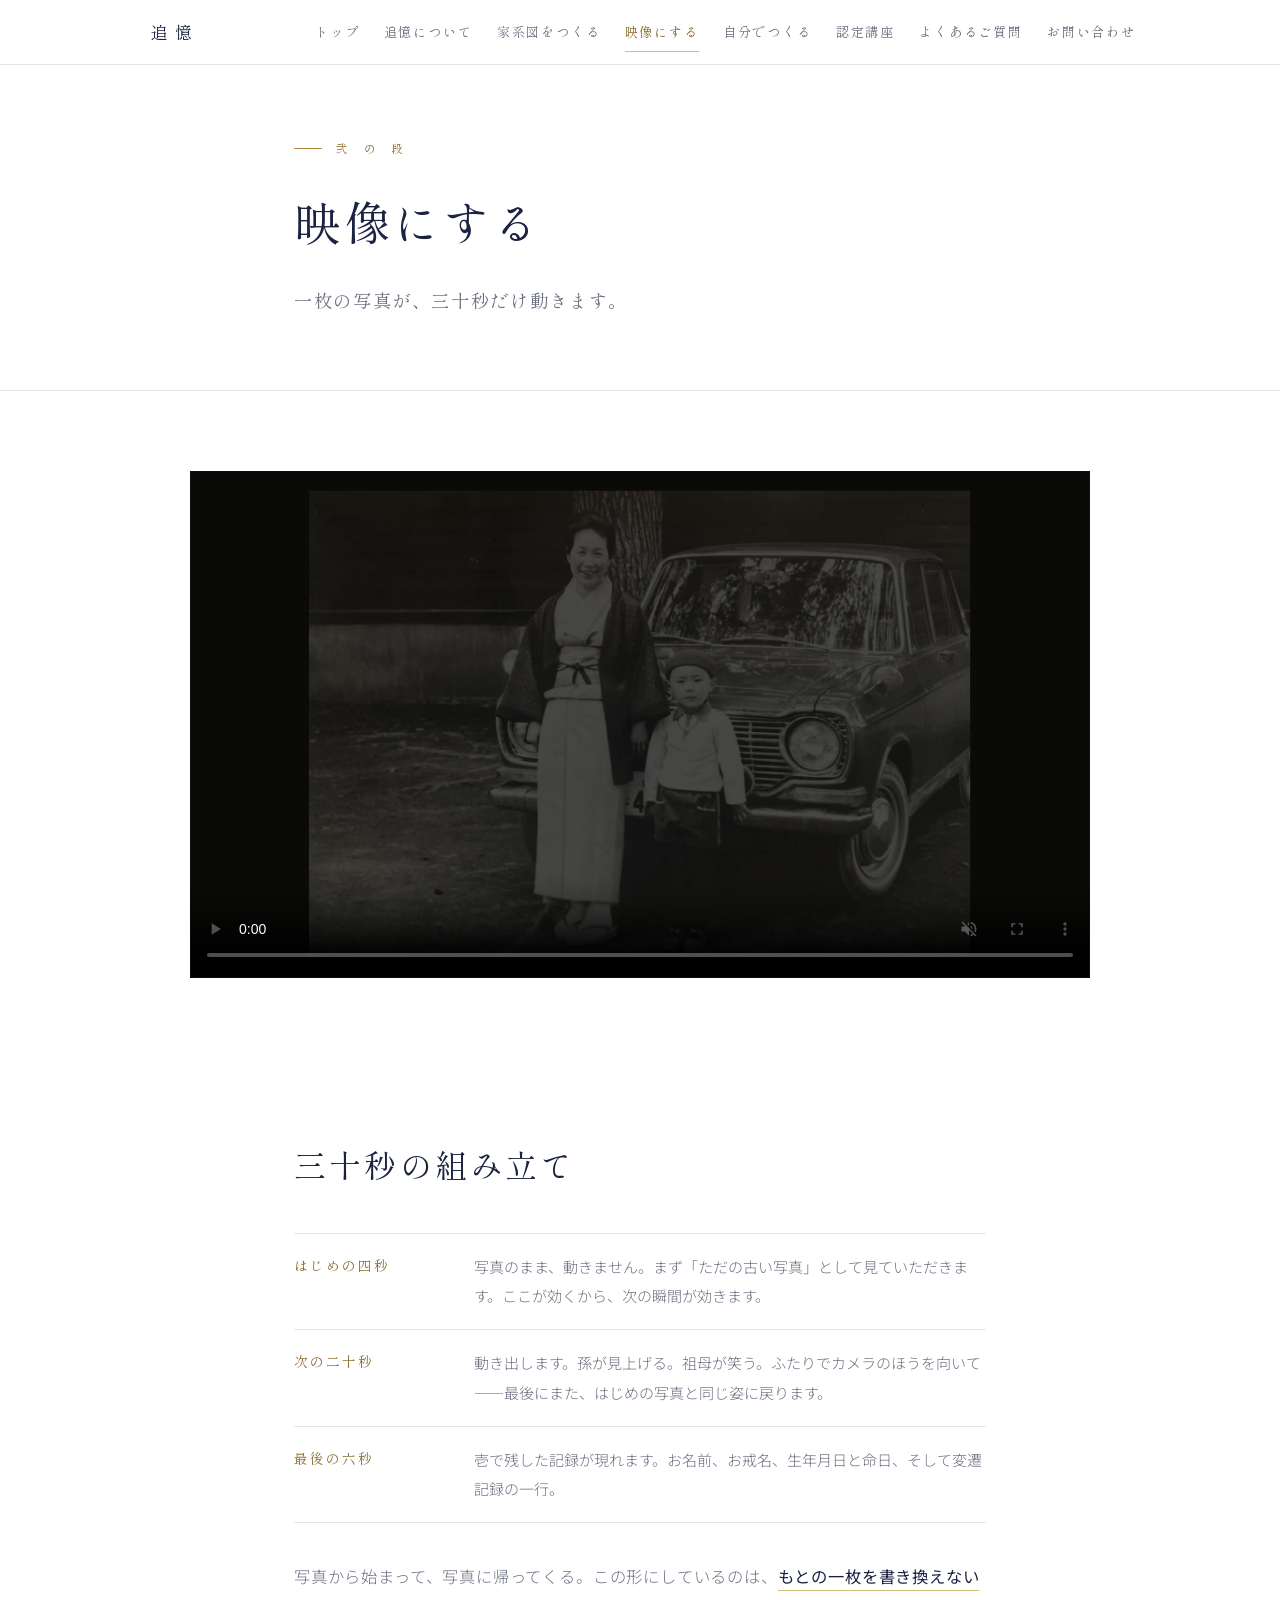
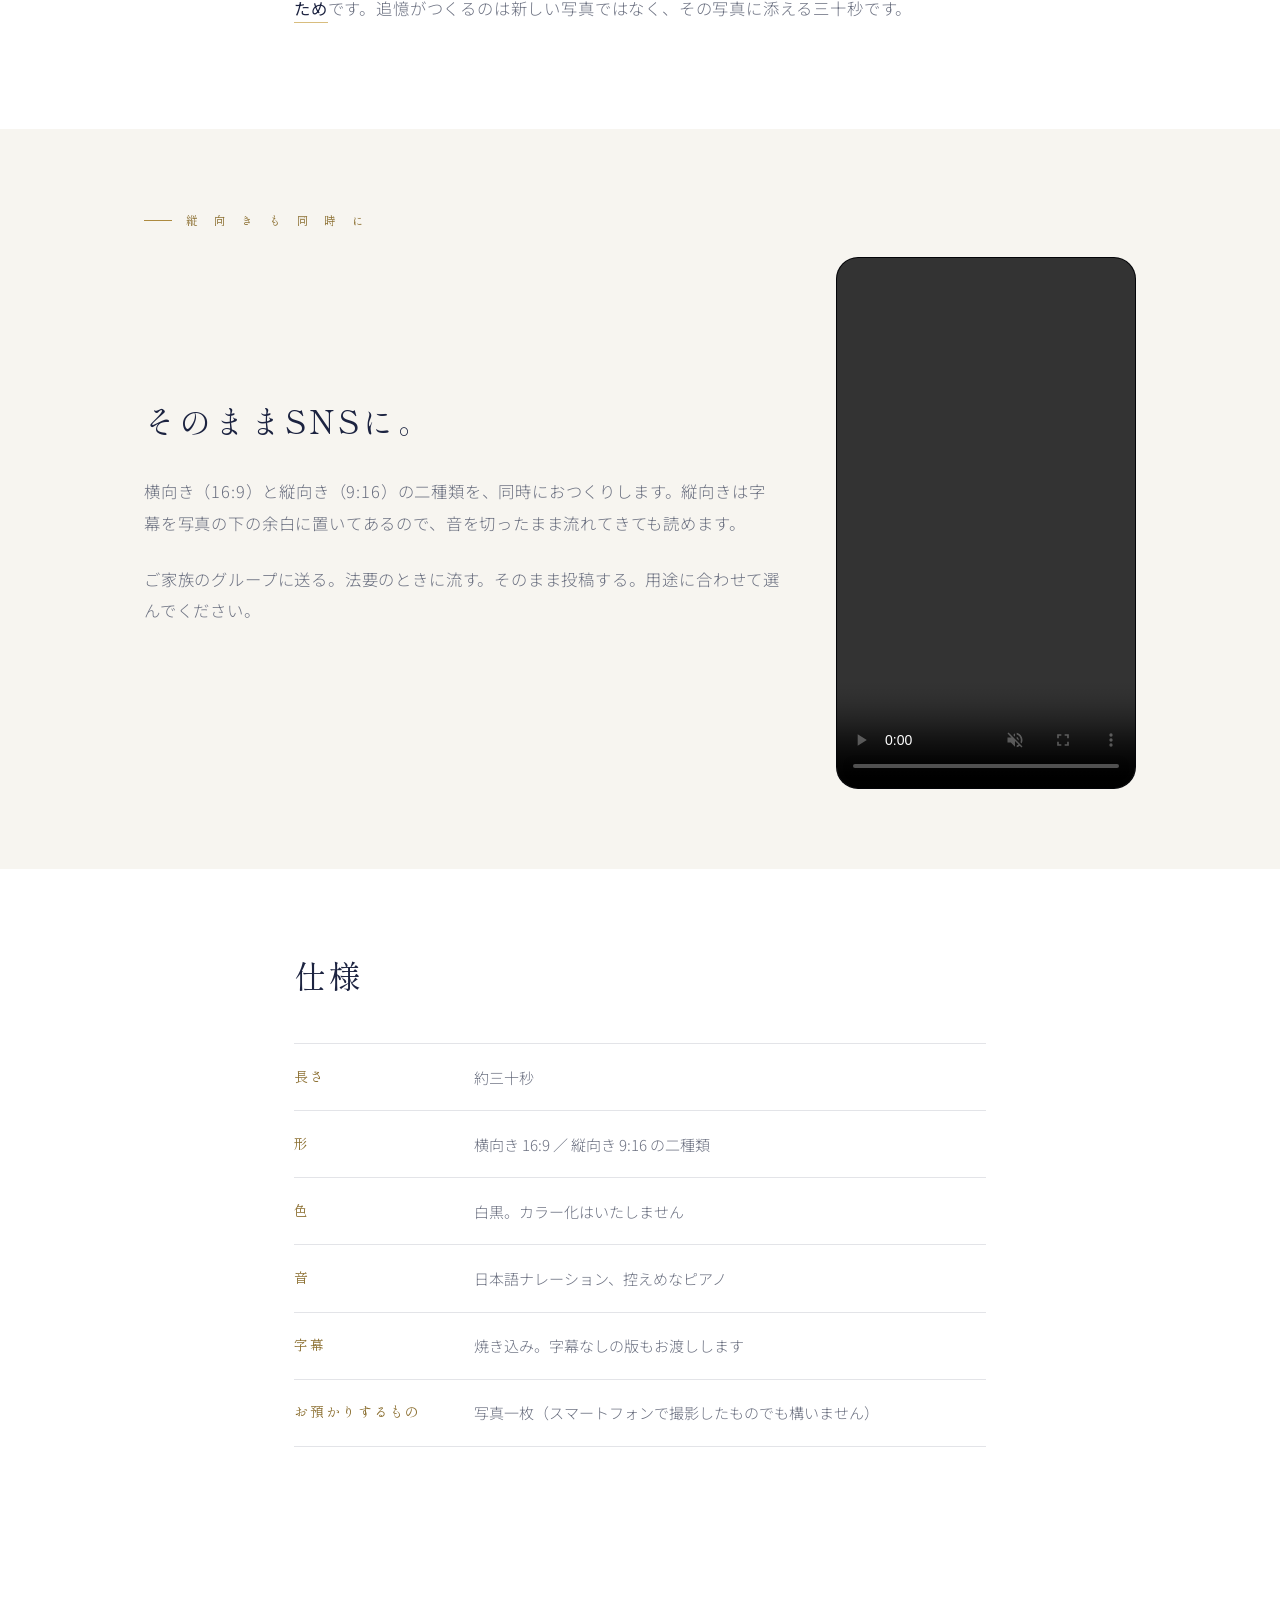
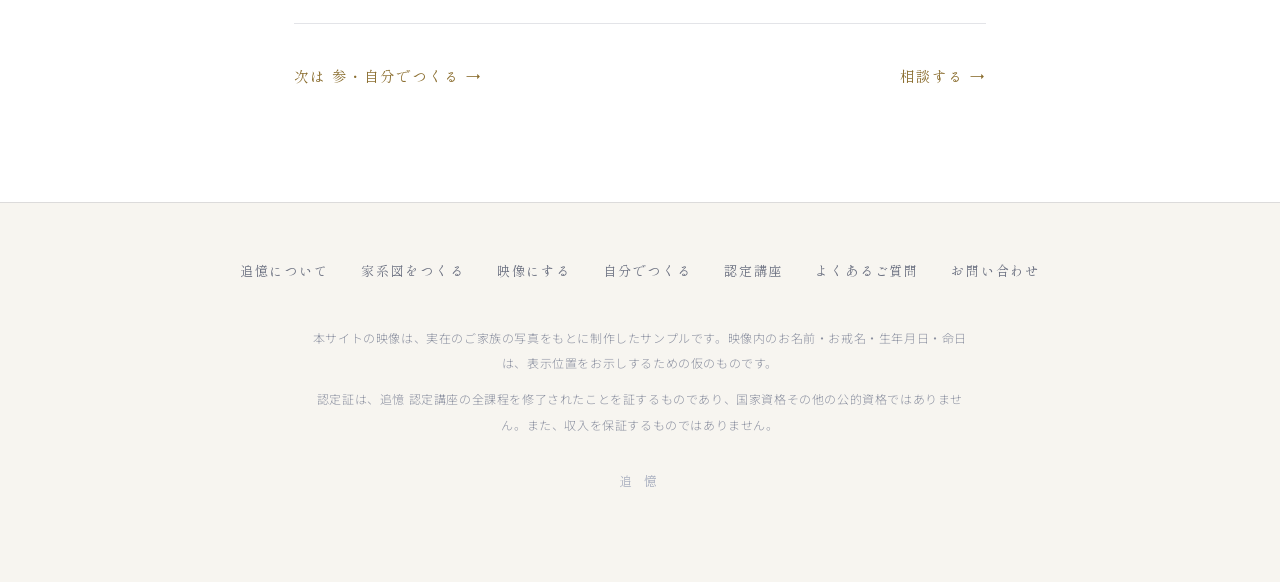
<file: movie.html>
<!doctype html>
<html lang="ja">
<head>
<script>document.documentElement.classList.add("js");</script>
<meta charset="utf-8">
<meta name="viewport" content="width=device-width, initial-scale=1">
<title>映像にする ─ 追憶</title>
<meta name="description" content="お預かりした一枚の写真から、三十秒の映像をおつくりします。横向きと縦向きの二種類。白黒のまま、ナレーションと字幕つきで。">
<meta property="og:title" content="映像にする ─ 追憶">
<meta property="og:description" content="お預かりした一枚の写真から、三十秒の映像をおつくりします。横向きと縦向きの二種類。白黒のまま、ナレーションと字幕つきで。">
<meta property="og:image" content="/assets/poster.jpg">
<meta property="og:type" content="website">
<meta property="og:site_name" content="追憶">
<meta name="twitter:card" content="summary_large_image">
<link rel="preconnect" href="https://fonts.googleapis.com">
<link rel="preconnect" href="https://fonts.gstatic.com" crossorigin>
<link href="https://fonts.googleapis.com/css2?family=Shippori+Mincho:wght@400;500;600;700;800&family=Noto+Serif+JP:wght@400;500;600&family=Noto+Sans+JP:wght@300;400;500&display=swap" rel="stylesheet">
<link rel="stylesheet" href="/style.css">
</head>
<body>

<header class="site-head">
  <div class="head-in">
    <a class="brand" href="/">追憶</a>
    <nav class="nav" aria-label="サイト内">
        <a href="/">トップ</a>
        <a href="/about">追憶について</a>
        <a href="/kakeizu">家系図をつくる</a>
        <a href="/movie" aria-current="page">映像にする</a>
        <a href="/tool">自分でつくる</a>
        <a href="/koza">認定講座</a>
        <a href="/faq">よくあるご質問</a>
        <a href="/contact">お問い合わせ</a>
    </nav>
  </div>
</header>

<main>
<section class="page-head">
  <div class="narrow">
    <p class="eyebrow">弐 の 段</p>
    <h1 class="page">映像にする</h1>
    <p class="lede">一枚の写真が、三十秒だけ動きます。</p>
  </div>
</section>
<section>
  <div class="wrap">
    <div class="hero-video" style="max-width:900px">
      <video src="/assets/tsuioku_16x9.mp4" poster="/assets/poster.jpg" controls muted playsinline preload="metadata"></video>
    </div>
  </div>
</section>

<section>
  <div class="narrow">
    <h2>三十秒の組み立て</h2>
    <div class="spec">
      <dl>
        <dt>はじめの四秒</dt><dd>写真のまま、動きません。まず「ただの古い写真」として見ていただきます。ここが効くから、次の瞬間が効きます。</dd>
        <dt>次の二十秒</dt><dd>動き出します。孫が見上げる。祖母が笑う。ふたりでカメラのほうを向いて——最後にまた、はじめの写真と同じ姿に戻ります。</dd>
        <dt>最後の六秒</dt><dd>壱で残した記録が現れます。お名前、お戒名、生年月日と命日、そして変遷記録の一行。</dd>
      </dl>
    </div>
    <p class="dim" style="margin-top:2.4rem">写真から始まって、写真に帰ってくる。この形にしているのは、<strong>もとの一枚を書き換えないため</strong>です。追憶がつくるのは新しい写真ではなく、その写真に添える三十秒です。</p>
  </div>
</section>

<section class="alt">
  <div class="wrap">
    <p class="eyebrow">縦 向 き も 同 時 に</p>
    <div class="two">
      <div>
        <h2>そのままSNSに。</h2>
        <p class="dim">横向き（16:9）と縦向き（9:16）の二種類を、同時におつくりします。縦向きは字幕を写真の下の余白に置いてあるので、音を切ったまま流れてきても読めます。</p>
        <p class="dim">ご家族のグループに送る。法要のときに流す。そのまま投稿する。用途に合わせて選んでください。</p>
      </div>
      <div class="phone">
        <video src="/assets/tsuioku_9x16.mp4" muted loop playsinline controls preload="metadata"></video>
      </div>
    </div>
  </div>
</section>

<section>
  <div class="narrow">
    <h2>仕様</h2>
    <div class="spec">
      <dl>
        <dt>長さ</dt><dd>約三十秒</dd>
        <dt>形</dt><dd>横向き 16:9 ／ 縦向き 9:16 の二種類</dd>
        <dt>色</dt><dd>白黒。カラー化はいたしません</dd>
        <dt>音</dt><dd>日本語ナレーション、控えめなピアノ</dd>
        <dt>字幕</dt><dd>焼き込み。字幕なしの版もお渡しします</dd>
        <dt>お預かりするもの</dt><dd>写真一枚（スマートフォンで撮影したものでも構いません）</dd>
      </dl>
    </div>
  </div>
</section>
<section>
  <div class="narrow">
    <div class="next">
    <a href="/tool">次は 参・自分でつくる →</a>
    <a href="/contact">相談する →</a>
    </div>
  </div>
</section>
</main>

<footer class="site-foot">
  <div class="wrap">
    <nav class="foot-nav" aria-label="フッター">
      <a href="/about">追憶について</a>
      <a href="/kakeizu">家系図をつくる</a>
      <a href="/movie">映像にする</a>
      <a href="/tool">自分でつくる</a>
      <a href="/koza">認定講座</a>
      <a href="/faq">よくあるご質問</a>
      <a href="/contact">お問い合わせ</a>
    </nav>
    <div class="note">
      <p>本サイトの映像は、実在のご家族の写真をもとに制作したサンプルです。映像内のお名前・お戒名・生年月日・命日は、表示位置をお示しするための仮のものです。</p>
      <p>認定証は、追憶 認定講座の全課程を修了されたことを証するものであり、国家資格その他の公的資格ではありません。また、収入を保証するものではありません。</p>
    </div>
    <p class="brandmark">追 憶</p>
  </div>
</footer>

<script>
(function(){
  var els = [].slice.call(document.querySelectorAll("section"));
  var showAll = function(){ els.forEach(function(el){ el.classList.add("is-visible"); }); };
  if (!("IntersectionObserver" in window)) { showAll(); return; }
  els.forEach(function(el){ el.classList.add("reveal"); });
  var io = new IntersectionObserver(function(es){
    es.forEach(function(e){
      if (e.isIntersecting) { e.target.classList.add("is-visible"); io.unobserve(e.target); }
    });
  }, {rootMargin: "120px 0px 120px 0px", threshold: 0.01});
  els.forEach(function(el){ io.observe(el); });
  setTimeout(showAll, 2500);           /* 念のため：何かの理由で出なかったら全部出す */
  window.addEventListener("beforeprint", showAll);
  document.addEventListener("visibilitychange", function(){
    if (!document.hidden) { setTimeout(showAll, 2500); }
  });
  window.addEventListener("scroll", function once(){ 
    window.removeEventListener("scroll", once); setTimeout(showAll, 1200);
  }, {passive:true});
})();
</script>

</body>
</html>
</file>
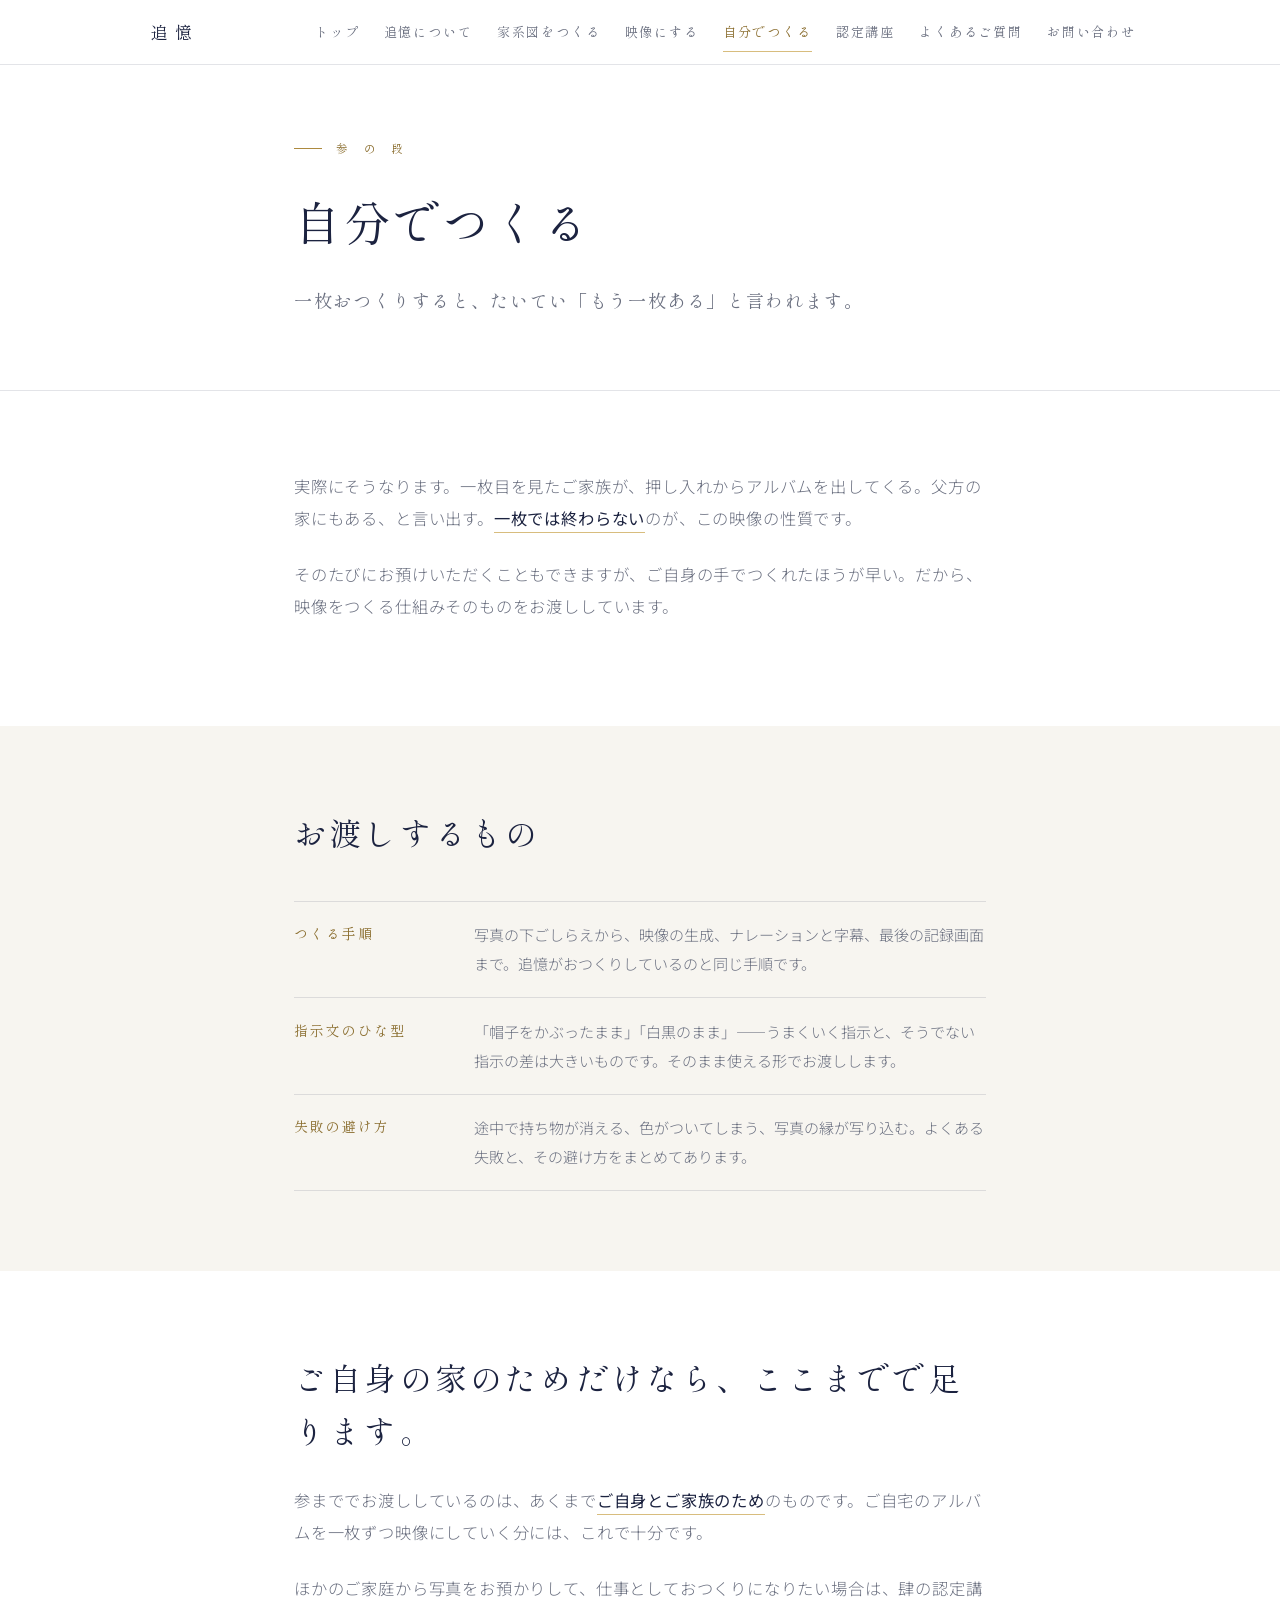
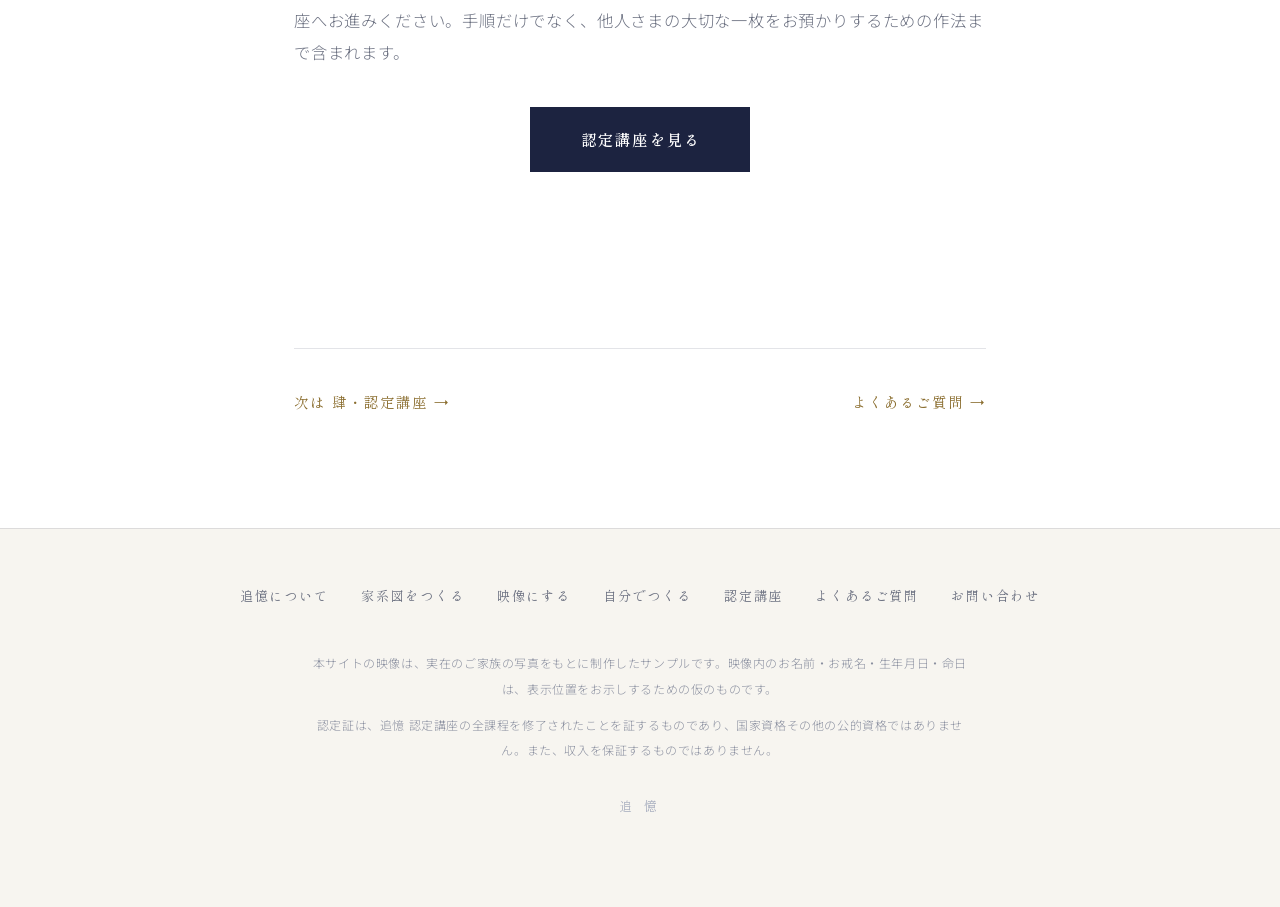
<file: tool.html>
<!doctype html>
<html lang="ja">
<head>
<script>document.documentElement.classList.add("js");</script>
<meta charset="utf-8">
<meta name="viewport" content="width=device-width, initial-scale=1">
<title>自分でつくる ─ 追憶</title>
<meta name="description" content="映像をつくる仕組みそのものをお渡しします。ご自身の家の写真を、何枚でも、ご自身の手で。">
<meta property="og:title" content="自分でつくる ─ 追憶">
<meta property="og:description" content="映像をつくる仕組みそのものをお渡しします。ご自身の家の写真を、何枚でも、ご自身の手で。">
<meta property="og:image" content="/assets/poster.jpg">
<meta property="og:type" content="website">
<meta property="og:site_name" content="追憶">
<meta name="twitter:card" content="summary_large_image">
<link rel="preconnect" href="https://fonts.googleapis.com">
<link rel="preconnect" href="https://fonts.gstatic.com" crossorigin>
<link href="https://fonts.googleapis.com/css2?family=Shippori+Mincho:wght@400;500;600;700;800&family=Noto+Serif+JP:wght@400;500;600&family=Noto+Sans+JP:wght@300;400;500&display=swap" rel="stylesheet">
<link rel="stylesheet" href="/style.css">
</head>
<body>

<header class="site-head">
  <div class="head-in">
    <a class="brand" href="/">追憶</a>
    <nav class="nav" aria-label="サイト内">
        <a href="/">トップ</a>
        <a href="/about">追憶について</a>
        <a href="/kakeizu">家系図をつくる</a>
        <a href="/movie">映像にする</a>
        <a href="/tool" aria-current="page">自分でつくる</a>
        <a href="/koza">認定講座</a>
        <a href="/faq">よくあるご質問</a>
        <a href="/contact">お問い合わせ</a>
    </nav>
  </div>
</header>

<main>
<section class="page-head">
  <div class="narrow">
    <p class="eyebrow">参 の 段</p>
    <h1 class="page">自分でつくる</h1>
    <p class="lede">一枚おつくりすると、たいてい「もう一枚ある」と言われます。</p>
  </div>
</section>
<section>
  <div class="narrow">
    <p class="dim">実際にそうなります。一枚目を見たご家族が、押し入れからアルバムを出してくる。父方の家にもある、と言い出す。<strong>一枚では終わらない</strong>のが、この映像の性質です。</p>
    <p class="dim">そのたびにお預けいただくこともできますが、ご自身の手でつくれたほうが早い。だから、映像をつくる仕組みそのものをお渡ししています。</p>
  </div>
</section>

<section class="alt">
  <div class="narrow">
    <h2>お渡しするもの</h2>
    <div class="spec">
      <dl>
        <dt>つくる手順</dt><dd>写真の下ごしらえから、映像の生成、ナレーションと字幕、最後の記録画面まで。追憶がおつくりしているのと同じ手順です。</dd>
        <dt>指示文のひな型</dt><dd>「帽子をかぶったまま」「白黒のまま」——うまくいく指示と、そうでない指示の差は大きいものです。そのまま使える形でお渡しします。</dd>
        <dt>失敗の避け方</dt><dd>途中で持ち物が消える、色がついてしまう、写真の縁が写り込む。よくある失敗と、その避け方をまとめてあります。</dd>
      </dl>
    </div>
  </div>
</section>

<section>
  <div class="narrow">
    <h2>ご自身の家のためだけなら、ここまでで足ります。</h2>
    <p class="dim">参まででお渡ししているのは、あくまで<strong>ご自身とご家族のため</strong>のものです。ご自宅のアルバムを一枚ずつ映像にしていく分には、これで十分です。</p>
    <p class="dim">ほかのご家庭から写真をお預かりして、仕事としておつくりになりたい場合は、肆の認定講座へお進みください。手順だけでなく、他人さまの大切な一枚をお預かりするための作法まで含まれます。</p>
    <div class="btn-row"><a class="btn" href="/koza">認定講座を見る</a></div>
  </div>
</section>
<section>
  <div class="narrow">
    <div class="next">
    <a href="/koza">次は 肆・認定講座 →</a>
    <a href="/faq">よくあるご質問 →</a>
    </div>
  </div>
</section>
</main>

<footer class="site-foot">
  <div class="wrap">
    <nav class="foot-nav" aria-label="フッター">
      <a href="/about">追憶について</a>
      <a href="/kakeizu">家系図をつくる</a>
      <a href="/movie">映像にする</a>
      <a href="/tool">自分でつくる</a>
      <a href="/koza">認定講座</a>
      <a href="/faq">よくあるご質問</a>
      <a href="/contact">お問い合わせ</a>
    </nav>
    <div class="note">
      <p>本サイトの映像は、実在のご家族の写真をもとに制作したサンプルです。映像内のお名前・お戒名・生年月日・命日は、表示位置をお示しするための仮のものです。</p>
      <p>認定証は、追憶 認定講座の全課程を修了されたことを証するものであり、国家資格その他の公的資格ではありません。また、収入を保証するものではありません。</p>
    </div>
    <p class="brandmark">追 憶</p>
  </div>
</footer>

<script>
(function(){
  var els = [].slice.call(document.querySelectorAll("section"));
  var showAll = function(){ els.forEach(function(el){ el.classList.add("is-visible"); }); };
  if (!("IntersectionObserver" in window)) { showAll(); return; }
  els.forEach(function(el){ el.classList.add("reveal"); });
  var io = new IntersectionObserver(function(es){
    es.forEach(function(e){
      if (e.isIntersecting) { e.target.classList.add("is-visible"); io.unobserve(e.target); }
    });
  }, {rootMargin: "120px 0px 120px 0px", threshold: 0.01});
  els.forEach(function(el){ io.observe(el); });
  setTimeout(showAll, 2500);           /* 念のため：何かの理由で出なかったら全部出す */
  window.addEventListener("beforeprint", showAll);
  document.addEventListener("visibilitychange", function(){
    if (!document.hidden) { setTimeout(showAll, 2500); }
  });
  window.addEventListener("scroll", function once(){ 
    window.removeEventListener("scroll", once); setTimeout(showAll, 1200);
  }, {passive:true});
})();
</script>

</body>
</html>
</file>
<file: style.css>
:root{
  --paper:#ffffff;
  --paper-2:#f7f5f0;
  --paper-3:#efeae0;
  --card:#ffffff;
  --ink:#1c2340;          /* 藍 */
  --ink-dim:#6b7080;
  --gold:#8a6d2e;         /* 文字の金 */
  --gold-mid:#ad8a3f;
  --gold-line:#d8bd7e;
  --shu:#b7301e;          /* 朱：ここぞの一点だけ */
  --rule:rgba(28,35,64,.12);
  --serif:'Shippori Mincho','Noto Serif JP','Yu Mincho','游明朝',serif;
  --sans:'Noto Sans JP','Yu Gothic','游ゴシック',sans-serif;
}
*{box-sizing:border-box}
html{scroll-behavior:smooth;-webkit-text-size-adjust:100%}
body{
  margin:0;background:var(--paper);color:var(--ink);
  font-family:var(--sans);font-weight:300;line-height:1.95;
  -webkit-font-smoothing:antialiased;
}
img,video,svg{max-width:100%;display:block}
a{color:inherit}

.wrap{max-width:1040px;margin:0 auto;padding:0 24px}
.narrow{max-width:740px;margin:0 auto;padding:0 24px}

/* ============ header ============ */
.site-head{
  position:sticky;top:0;z-index:50;
  background:rgba(255,255,255,.92);backdrop-filter:blur(10px);
  border-bottom:1px solid var(--rule);
}
.head-in{
  max-width:1040px;margin:0 auto;padding:0 24px;
  display:flex;align-items:center;justify-content:space-between;gap:1.5rem;min-height:64px;
}
.brand{
  font-family:var(--serif);font-size:1.05rem;letter-spacing:.42em;text-indent:.42em;
  color:var(--ink);text-decoration:none;white-space:nowrap;flex-shrink:0;
}
.nav{display:flex;gap:1.5rem;overflow-x:auto;scrollbar-width:none}
.nav::-webkit-scrollbar{display:none}
.nav a{
  font-family:var(--serif);font-size:.82rem;letter-spacing:.14em;
  color:var(--ink-dim);text-decoration:none;white-space:nowrap;
  padding:.45rem 0;border-bottom:1px solid transparent;transition:color .25s,border-color .25s;
}
.nav a:hover{color:var(--ink)}
.nav a[aria-current="page"]{color:var(--gold);border-bottom-color:var(--gold-line)}
@media(max-width:900px){
  .head-in{flex-direction:column;align-items:stretch;gap:0;padding:0}
  .brand{padding:.9rem 24px .3rem;text-align:center}
  .nav{padding:0 24px .6rem;justify-content:flex-start;gap:1.25rem}
}

/* ============ type ============ */
.eyebrow{
  font-family:var(--serif);font-size:.72rem;letter-spacing:.55em;
  color:var(--gold);text-indent:.55em;margin:0 0 1.6rem;
}
h1.page{
  font-family:var(--serif);font-weight:300;
  font-size:clamp(1.75rem,4.4vw,2.9rem);line-height:1.55;letter-spacing:.08em;margin:0 0 1.6rem;
}
h2{
  font-family:var(--serif);font-weight:300;
  font-size:clamp(1.4rem,3.2vw,2rem);line-height:1.65;letter-spacing:.1em;margin:0 0 1.8rem;
}
h3{
  font-family:var(--serif);font-weight:400;font-size:1.24rem;
  letter-spacing:.09em;margin:0 0 .9rem;line-height:1.7;
}
p{font-size:clamp(.94rem,1.7vw,1.02rem);letter-spacing:.05em;margin:0 0 1.5rem}
.dim{color:var(--ink-dim)}
.lede{
  font-family:var(--serif);font-weight:300;color:var(--ink-dim);
  font-size:clamp(.98rem,2vw,1.14rem);letter-spacing:.09em;
}
strong{font-weight:400;color:var(--ink);border-bottom:1px solid var(--gold-line);padding-bottom:2px}
.rule{width:56px;height:1px;background:var(--gold-line);border:0;margin:2.4rem auto}

section{padding:5rem 0}
section.alt{background:var(--paper-2)}
.page-head{padding:4.5rem 0 3rem;border-bottom:1px solid var(--rule)}

/* ============ hero ============ */
.hero-video{
  position:relative;width:100%;max-width:1040px;margin:0 auto;
  background:#0b0a09;overflow:hidden;border:1px solid var(--rule);
}
.hero-video video{width:100%;height:auto}
.hero-copy{text-align:center;margin-top:3.2rem;padding-bottom:1rem}
.hero-copy h1{
  font-family:var(--serif);font-weight:300;
  font-size:clamp(1.62rem,4.6vw,3.4rem);line-height:1.55;letter-spacing:.07em;margin:0 0 1.4rem;
}
.hero{padding-top:2.2rem}

/* ============ cards ============ */
.cards{display:grid;grid-template-columns:repeat(2,1fr);gap:1px;background:var(--rule);border:1px solid var(--rule)}
@media(max-width:760px){.cards{grid-template-columns:1fr}}
.card{
  background:var(--card);padding:2.6rem 2rem;text-decoration:none;display:block;
  transition:background .3s ease;
}
.card{transition:transform .5s cubic-bezier(.16,.8,.24,1),box-shadow .5s ease}
.card:hover{transform:translateY(-6px);box-shadow:0 18px 40px rgba(28,35,64,.08);position:relative;z-index:2}
.card .n{font-family:var(--serif);font-size:2.1rem;font-weight:200;color:var(--gold);line-height:1;margin-bottom:1.1rem}
.card h3{margin-bottom:.7rem}
.card p{font-size:.9rem;color:var(--ink-dim);margin:0}
.card .more{
  display:inline-block;margin-top:1.3rem;font-family:var(--serif);
  font-size:.78rem;letter-spacing:.2em;color:var(--gold);
}

/* ============ pieces ============ */
.tree{margin:2.4rem 0;max-width:660px}
.fields{
  font-family:var(--serif);font-size:.88rem;color:var(--gold);
  letter-spacing:.14em;line-height:2.2;margin:1.4rem 0 0;
}
.cert{margin:2.4rem 0 0;max-width:560px}
.cert img{border:1px solid var(--rule);width:100%}
.cert figcaption{
  font-family:var(--serif);font-size:.76rem;letter-spacing:.16em;
  color:var(--gold);margin-top:.9rem;text-align:center;
}
.phone{width:300px;max-width:100%;border:1px solid var(--rule);border-radius:22px;overflow:hidden;background:#000}
.phone video{width:100%;aspect-ratio:9/16;object-fit:cover}
.two{display:grid;grid-template-columns:1fr 300px;gap:3.5rem;align-items:center}
@media(max-width:820px){.two{grid-template-columns:1fr;gap:2.4rem;justify-items:center}}

.spec{border-top:1px solid var(--rule);margin-top:2.6rem}
.spec dl{display:grid;grid-template-columns:180px 1fr;margin:0}
@media(max-width:620px){.spec dl{grid-template-columns:1fr}}
.spec dt{
  font-family:var(--serif);font-size:.86rem;letter-spacing:.14em;color:var(--gold);
  padding:1.15rem 0;border-bottom:1px solid var(--rule);
}
.spec dd{margin:0;padding:1.15rem 0;border-bottom:1px solid var(--rule);font-size:.94rem;color:var(--ink-dim)}
@media(max-width:620px){
  .spec dt{padding-bottom:.2rem;border-bottom:0}
  .spec dd{padding-top:.3rem}
}

.qa{border-top:1px solid var(--rule)}
.qa details{border-bottom:1px solid var(--rule)}
.qa summary{
  list-style:none;cursor:pointer;padding:1.6rem 2.4rem 1.6rem 2.2rem;position:relative;
  font-family:var(--serif);font-size:1.02rem;letter-spacing:.06em;line-height:1.75;
}
.qa summary::-webkit-details-marker{display:none}
.qa summary::before{content:"Q";position:absolute;left:0;top:1.6rem;color:var(--gold);font-size:.86rem;letter-spacing:0}
.qa summary::after{
  content:"";position:absolute;right:6px;top:2.1rem;width:9px;height:9px;
  border-right:1px solid var(--gold-line);border-bottom:1px solid var(--gold-line);
  transform:rotate(45deg);transition:transform .25s;
}
.qa details[open] summary::after{transform:rotate(-135deg)}
.qa .a{padding:0 2.4rem 1.8rem 2.2rem;color:var(--ink-dim);font-size:.94rem;position:relative}
.qa .a::before{content:"A";position:absolute;left:0;top:.15rem;color:var(--gold-line);font-size:.86rem;font-family:var(--serif)}
.qa .a p:last-child{margin-bottom:0}

.btn{
  display:inline-block;padding:1.05rem 3rem;
  border:1px solid var(--ink);color:#fff;text-decoration:none;background:var(--ink);
  font-family:var(--serif);font-size:.96rem;font-weight:600;letter-spacing:.14em;text-indent:.14em;
  transition:background .3s ease,border-color .3s ease,transform .3s ease;
}
.btn:hover{background:var(--gold);border-color:var(--gold);transform:translateY(-2px)}
.btn.shu{background:var(--shu);border-color:var(--gold-line)}
.btn.shu:hover{background:#962717;border-color:var(--gold-line)}
.btn-row{text-align:center;margin-top:2.4rem}

.quote{text-align:center}
.quote p{
  font-family:var(--serif);font-weight:200;
  font-size:clamp(1.15rem,3vw,1.75rem);line-height:2.1;letter-spacing:.13em;color:var(--ink);margin:0;
}

.next{
  display:flex;gap:1.5rem;justify-content:space-between;flex-wrap:wrap;
  border-top:1px solid var(--rule);padding-top:2.4rem;margin-top:1rem;
}
.next a{
  font-family:var(--serif);font-size:.9rem;letter-spacing:.14em;
  color:var(--gold);text-decoration:none;
}
.next a:hover{color:var(--ink)}

/* ============ footer ============ */
.site-foot{border-top:1px solid var(--rule);padding:3.4rem 0 4rem;margin-top:2rem;background:var(--paper-2)}
.foot-nav{
  display:flex;flex-wrap:wrap;gap:.6rem 2rem;justify-content:center;margin:0 0 2.6rem;
  font-family:var(--serif);font-size:.82rem;letter-spacing:.14em;
}
.foot-nav a{color:var(--ink-dim);text-decoration:none}
.foot-nav a:hover{color:var(--ink)}
.note{max-width:660px;margin:0 auto;text-align:center}
.note p{font-size:.75rem;line-height:2.1;color:#8b90a0;letter-spacing:.05em;margin:0 0 .7rem}
.brandmark{
  font-family:var(--serif);font-size:.8rem;letter-spacing:.32em;
  color:#aab0c0;text-align:center;margin-top:2rem;
}

/* ============ かんたん入力への案内 ============ */
.tool{border:1px solid var(--gold-line);background:var(--card);padding:2.4rem 2rem;margin:2.6rem 0 0;text-align:center}
.tool .k{font-family:var(--serif);font-size:.74rem;letter-spacing:.5em;text-indent:.5em;color:var(--gold);margin:0 0 1.2rem}
.tool h3{font-size:1.4rem;margin-bottom:1rem}
.tool p{color:var(--ink-dim);font-size:.94rem;max-width:520px;margin:0 auto 1.8rem}


/* ============ 罫つきの小見出し ============ */
.eyebrow{display:flex;align-items:center;gap:14px;text-indent:0}
.eyebrow::before{content:"";width:28px;height:1px;background:var(--gold-mid);flex:none}
.quote .eyebrow,.btn-row + .eyebrow,section[style*="text-align:center"] .eyebrow{justify-content:center}

/* ============ 朱印 ============ */
.seal{
  position:absolute;top:-8px;right:24px;width:104px;height:104px;
  border:1.5px solid var(--gold-mid);border-radius:50%;
  display:flex;align-items:center;justify-content:center;
  color:var(--gold);font-family:var(--serif);font-size:17px;font-weight:600;
  letter-spacing:.16em;text-indent:.16em;line-height:1;flex-direction:column;gap:5px;
  background:rgba(173,138,63,.05);transform:rotate(6deg);opacity:.95;
  animation:stamp 1s cubic-bezier(.2,1.4,.4,1) .25s both;
}
@keyframes stamp{
  0%{transform:rotate(6deg) scale(2.2)}
  100%{transform:rotate(6deg) scale(1)}
}
@media(max-width:760px){.seal{display:none}}

/* ============ スクロールで現れる ============ */
.js .reveal{opacity:0;transform:translateY(28px);
  transition:opacity .9s cubic-bezier(.16,.8,.24,1),transform .9s cubic-bezier(.16,.8,.24,1)}
.js .reveal.is-visible{opacity:1;transform:translateY(0)}
@media(prefers-reduced-motion:reduce){
  .js .reveal{opacity:1;transform:none}
  .seal{animation:none}
}

/* ============ 段のホバー ============ */
.spec dt,.spec dd{transition:color .4s ease}
.qa summary{transition:padding-left .4s cubic-bezier(.16,.8,.24,1)}
.qa summary:hover{padding-left:2.6rem}
</file>
